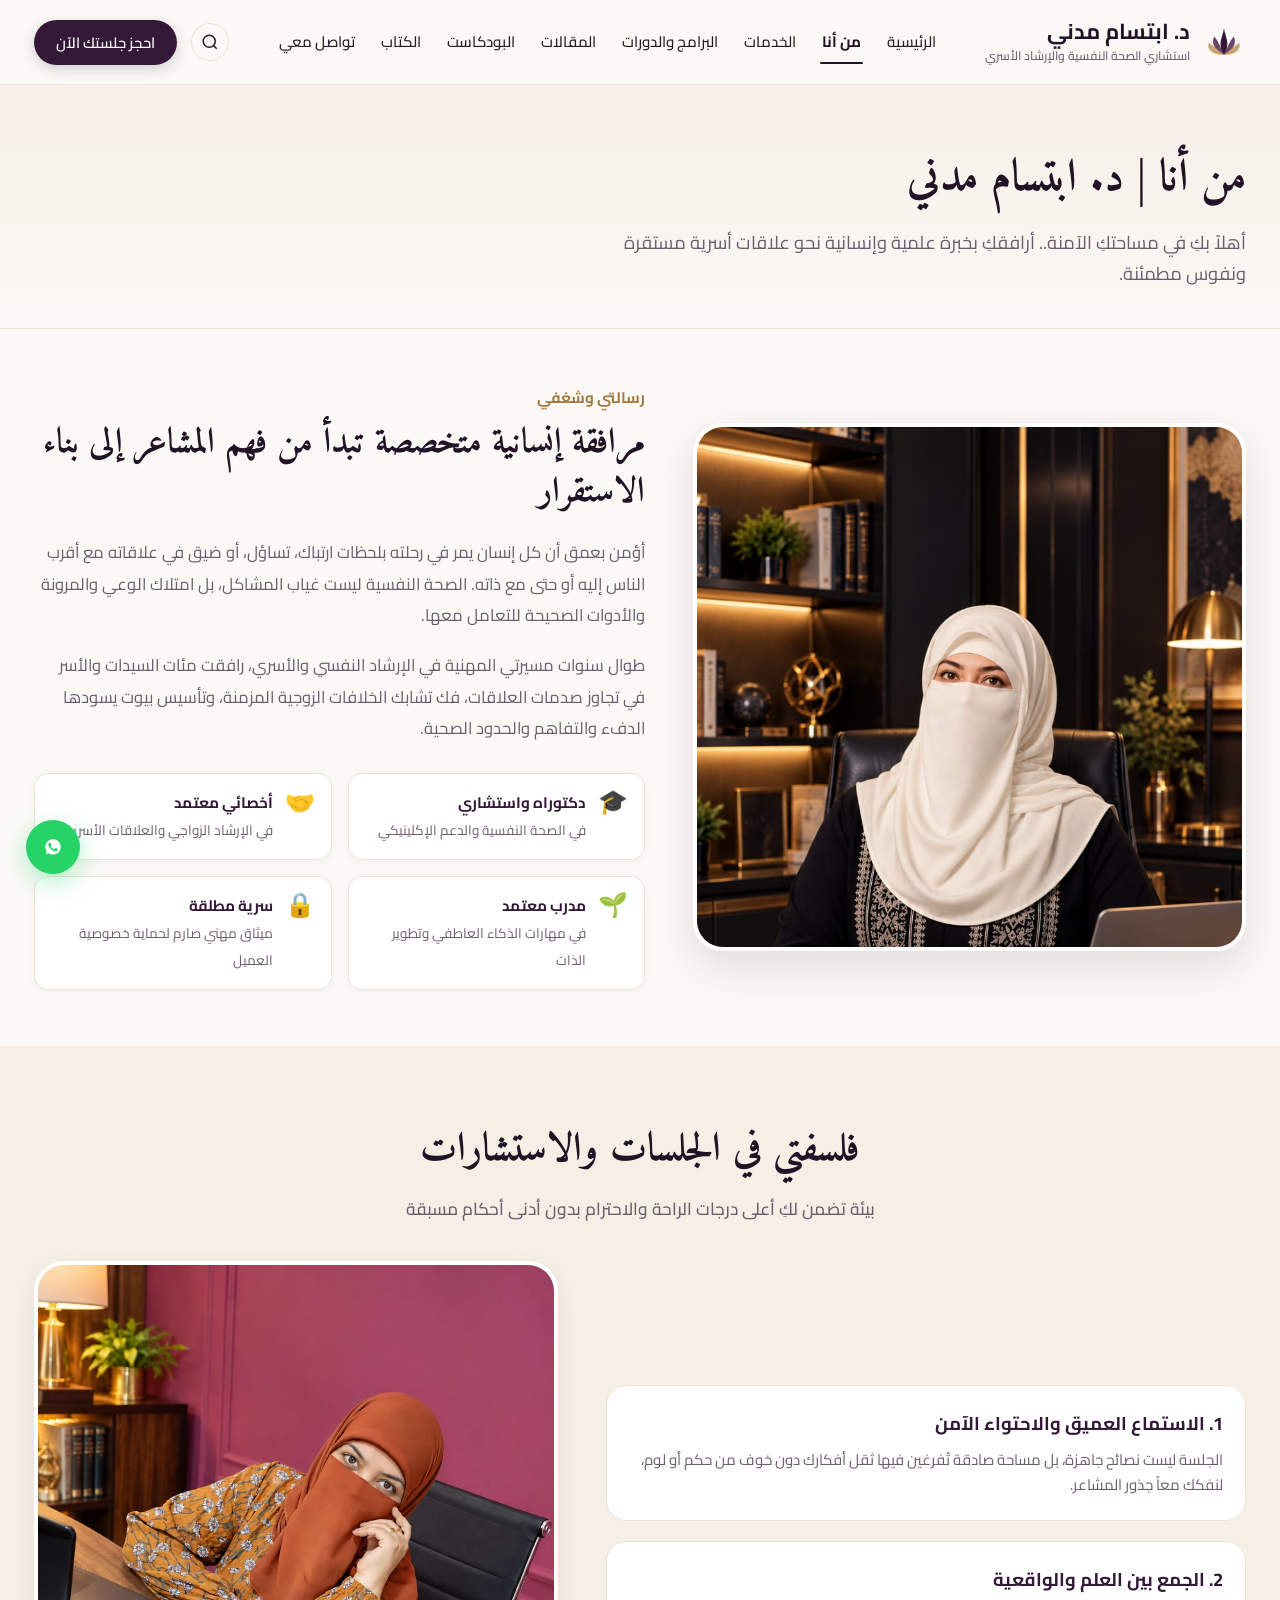
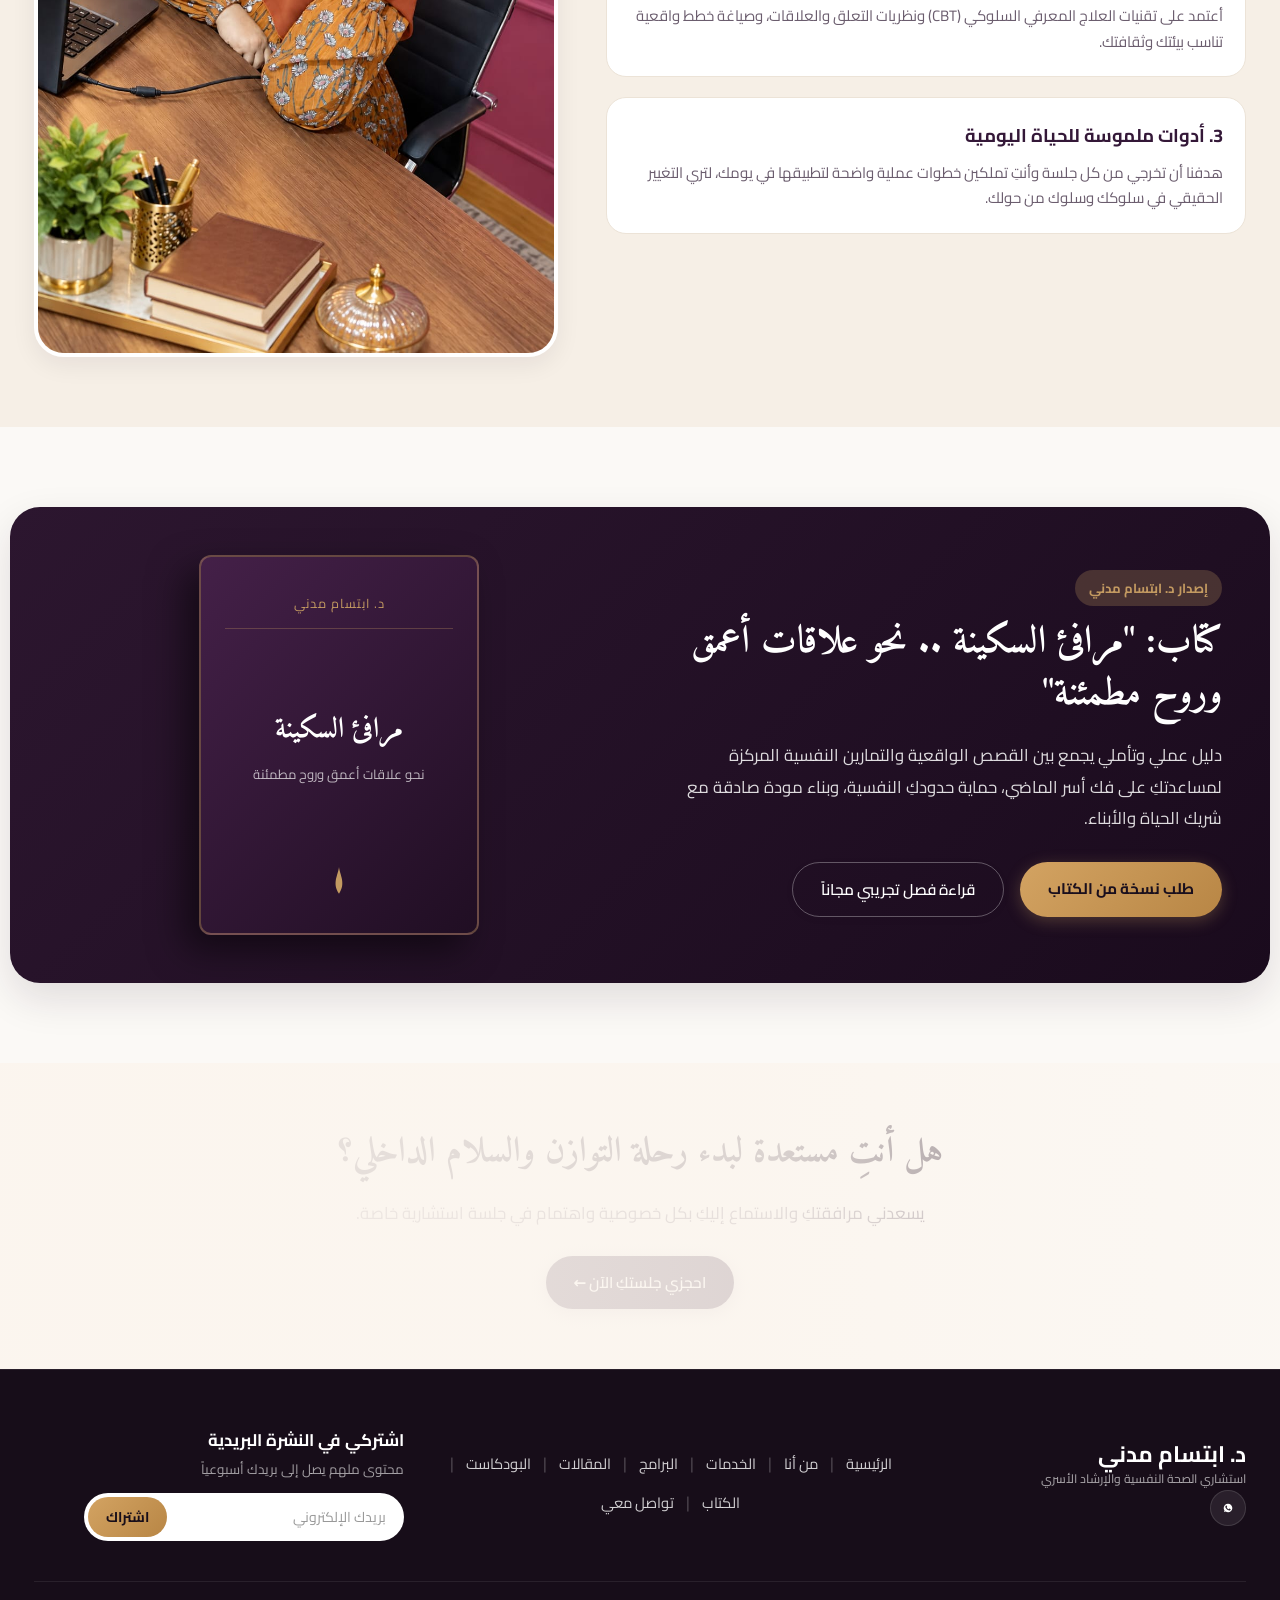
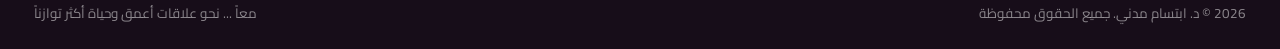
<file: about.html>
<!DOCTYPE html>
<html lang="ar" dir="rtl">
<head>
  <meta charset="UTF-8">
  <meta name="viewport" content="width=device-width, initial-scale=1.0">
  <title>من أنا | د. ابتسام مدني - استشاري الصحة النفسية والإرشاد الأسري</title>
  <meta name="description" content="تعرفي على د. ابتسام مدني، خبراتها الأكاديمية والمهنية ورؤيتها الإنسانية في الإرشاد الأسري والدعم النفسي">
  
  <link rel="preconnect" href="https://fonts.googleapis.com">
  <link rel="preconnect" href="https://fonts.gstatic.com" crossorigin>
  <link href="https://fonts.googleapis.com/css2?family=Alexandria:wght@300;400;500;600;700;800&family=Amiri:ital,wght@0,400;0,700;1,400&family=Cairo:wght@300;400;500;600;700;800&display=swap" rel="stylesheet">
  
  <link rel="stylesheet" href="assets/css/style.css">
  <link rel="icon" type="image/jpeg" href="Logo.jpg">
</head>
<body>

  <!-- Site Header -->
  <header class="site-header">
    <div class="container">
      <div class="nav-wrapper">
        
        <a href="index.html" class="brand-logo">
          <div class="brand-icon-wrapper">
            <svg width="40" height="40" viewBox="0 0 100 100" fill="none">
              <path d="M50 15 C52 35 68 55 50 82 C32 55 48 35 50 15 Z" fill="#341838"/>
              <path d="M50 82 C30 75 16 52 26 36 C36 48 42 66 50 82 Z" fill="#4d2454" opacity="0.85"/>
              <path d="M50 82 C70 75 84 52 74 36 C64 48 58 66 50 82 Z" fill="#4d2454" opacity="0.85"/>
              <path d="M50 82 C22 84 6 68 12 52 C24 60 38 72 50 82 Z" fill="#c39a61" opacity="0.9"/>
              <path d="M50 82 C78 84 94 68 88 52 C76 60 62 72 50 82 Z" fill="#c39a61" opacity="0.9"/>
            </svg>
          </div>
          <div class="brand-text">
            <span class="brand-name">د. ابتسام مدني</span>
            <span class="brand-title">استشاري الصحة النفسية والإرشاد الأسري</span>
          </div>
        </a>

        <ul class="nav-menu">
          <li><a href="index.html" class="nav-link">الرئيسية</a></li>
          <li><a href="about.html" class="nav-link active">من أنا</a></li>
          <li><a href="services.html" class="nav-link">الخدمات</a></li>
          <li><a href="services.html#courses" class="nav-link">البرامج والدورات</a></li>
          <li><a href="index.html#articles-section" class="nav-link">المقالات</a></li>
          <li><a href="index.html#podcast-section" class="nav-link">البودكاست</a></li>
          <li><a href="#book" class="nav-link">الكتاب</a></li>
          <li><a href="services.html#contact" class="nav-link">تواصل معي</a></li>
        </ul>

        <div class="header-actions">
          <button class="btn-search" title="بحث في الموقع" aria-label="بحث">
            <svg width="18" height="18" viewBox="0 0 24 24" fill="none" stroke="currentColor" stroke-width="2">
              <circle cx="11" cy="11" r="8"></circle>
              <line x1="21" y1="21" x2="16.65" y2="16.65"></line>
            </svg>
          </button>
          
          <button class="btn-book-nav trigger-booking" data-service="جلسة استشارية أولى">
            احجز جلستك الآن
          </button>

          <button class="menu-toggle" aria-label="القائمة">
            <svg width="24" height="24" viewBox="0 0 24 24" fill="none" stroke="currentColor" stroke-width="2">
              <line x1="3" y1="12" x2="21" y2="12"></line>
              <line x1="3" y1="6" x2="21" y2="6"></line>
              <line x1="3" y1="18" x2="21" y2="18"></line>
            </svg>
          </button>
        </div>

      </div>
    </div>
  </header>

  <!-- Page Hero Header -->
  <section class="page-hero">
    <div class="container">
      <h1 class="page-hero-title">من أنا | د. ابتسام مدني</h1>
      <p class="page-hero-subtitle">
        أهلاً بكِ في مساحتكِ الآمنة.. أرافقكِ بخبرة علمية وإنسانية نحو علاقات أسرية مستقرة ونفوس مطمئنة.
      </p>
    </div>
  </section>

  <!-- Biography Section -->
  <section class="container">
    <div class="about-intro-grid">
      
      <!-- Doctor Photo -->
      <div class="about-photo-card">
        <img src="Dr.Ebtesam.jpg" alt="د. ابتسام مدني في مكتب الاستشارات">
      </div>

      <!-- Bio Content -->
      <div class="about-bio-text">
        <span style="color: var(--accent-gold-dark); font-weight: 700; font-size: 0.95rem; display: block; margin-bottom: 8px;">رسالتي وشغفي</span>
        <h2 style="font-family: var(--font-heading); font-size: 2.2rem; color: var(--primary-dark); margin-bottom: 20px;">
          مرافقة إنسانية متخصصة تبدأ من فهم المشاعر إلى بناء الاستقرار
        </h2>
        
        <p>
          أؤمن بعمق أن كل إنسان يمر في رحلته بلحظات ارتباك، تساؤل، أو ضيق في علاقاته مع أقرب الناس إليه أو حتى مع ذاته. الصحة النفسية ليست غياب المشاكل، بل امتلاك الوعي والمرونة والأدوات الصحيحة للتعامل معها.
        </p>
        
        <p>
          طوال سنوات مسيرتي المهنية في الإرشاد النفسي والأسري، رافقت مئات السيدات والأسر في تجاوز صدمات العلاقات، فك تشابك الخلافات الزوجية المزمنة، وتأسيس بيوت يسودها الدفء والتفاهم والحدود الصحية.
        </p>

        <!-- Credentials Grid -->
        <div class="credentials-list">
          
          <div class="credential-item">
            <div class="credential-icon">🎓</div>
            <div>
              <strong style="display: block; font-size: 0.95rem; color: var(--primary);">دكتوراه واستشاري</strong>
              <span style="font-size: 0.85rem; color: var(--text-muted);">في الصحة النفسية والدعم الإكلينيكي</span>
            </div>
          </div>

          <div class="credential-item">
            <div class="credential-icon">🤝</div>
            <div>
              <strong style="display: block; font-size: 0.95rem; color: var(--primary);">أخصائي معتمد</strong>
              <span style="font-size: 0.85rem; color: var(--text-muted);">في الإرشاد الزواجي والعلاقات الأسرية</span>
            </div>
          </div>

          <div class="credential-item">
            <div class="credential-icon">🌱</div>
            <div>
              <strong style="display: block; font-size: 0.95rem; color: var(--primary);">مدرب معتمد</strong>
              <span style="font-size: 0.85rem; color: var(--text-muted);">في مهارات الذكاء العاطفي وتطوير الذات</span>
            </div>
          </div>

          <div class="credential-item">
            <div class="credential-icon">🔒</div>
            <div>
              <strong style="display: block; font-size: 0.95rem; color: var(--primary);">سرية مطلقة</strong>
              <span style="font-size: 0.85rem; color: var(--text-muted);">ميثاق مهني صارم لحماية خصوصية العميل</span>
            </div>
          </div>

        </div>

      </div>

    </div>
  </section>

  <!-- Clinical Office & Moments -->
  <section style="background-color: var(--bg-secondary); padding: 70px 0;">
    <div class="container">
      
      <div class="section-header">
        <h2 class="section-title">فلسفتي في الجلسات والاستشارات</h2>
        <p class="section-subtitle">بيئة تضمن لكِ أعلى درجات الراحة والاحترام بدون أدنى أحكام مسبقة</p>
      </div>

      <div style="display: grid; grid-template-columns: 1.1fr 0.9fr; gap: 48px; align-items: center;">
        
        <div>
          <div style="display: flex; flex-direction: column; gap: 20px;">
            
            <div style="background: #ffffff; padding: 22px; border-radius: var(--radius-lg); border: 1px solid var(--border-light);">
              <h3 style="font-size: 1.15rem; color: var(--primary); margin-bottom: 8px;">1. الاستماع العميق والاحتواء الآمن</h3>
              <p style="font-size: 0.94rem; color: var(--text-muted); line-height: 1.7;">
                الجلسة ليست نصائح جاهزة، بل مساحة صادقة تُفرغين فيها ثقل أفكارك دون خوف من حكم أو لوم، لنفكك معاً جذور المشاعر.
              </p>
            </div>

            <div style="background: #ffffff; padding: 22px; border-radius: var(--radius-lg); border: 1px solid var(--border-light);">
              <h3 style="font-size: 1.15rem; color: var(--primary); margin-bottom: 8px;">2. الجمع بين العلم والواقعية</h3>
              <p style="font-size: 0.94rem; color: var(--text-muted); line-height: 1.7;">
                أعتمد على تقنيات العلاج المعرفي السلوكي (CBT) ونظريات التعلق والعلاقات، وصياغة خطط واقعية تناسب بيئتك وثقافتك.
              </p>
            </div>

            <div style="background: #ffffff; padding: 22px; border-radius: var(--radius-lg); border: 1px solid var(--border-light);">
              <h3 style="font-size: 1.15rem; color: var(--primary); margin-bottom: 8px;">3. أدوات ملموسة للحياة اليومية</h3>
              <p style="font-size: 0.94rem; color: var(--text-muted); line-height: 1.7;">
                هدفنا أن تخرجي من كل جلسة وأنتِ تملكين خطوات عملية واضحة لتطبيقها في يومك، لتري التغيير الحقيقي في سلوكك وسلوك من حولك.
              </p>
            </div>

          </div>
        </div>

        <div style="position: relative; border-radius: var(--radius-xl); overflow: hidden; box-shadow: var(--shadow-md); border: 4px solid #ffffff;">
          <img src="IMG-20261019-WA0002.jpg" alt="د. ابتسام مدني أثناء جلسة استشارية">
        </div>

      </div>

    </div>
  </section>

  <!-- The Book Section -->
  <section class="container" id="book" style="padding: 80px 0;">
    <div style="background: linear-gradient(135deg, #2c162f 0%, #1a0b1d 100%); color: #ffffff; border-radius: var(--radius-xl); padding: 48px; display: grid; grid-template-columns: 1fr 1fr; gap: 40px; align-items: center; box-shadow: var(--shadow-lg);">
      
      <div>
        <span style="background: rgba(195, 154, 97, 0.25); color: var(--accent-gold); padding: 6px 14px; border-radius: 9999px; font-size: 0.82rem; font-weight: 700;">إصدار د. ابتسام مدني</span>
        <h2 style="font-family: var(--font-heading); font-size: 2.4rem; line-height: 1.35; margin: 16px 0 20px 0;">
          كتاب: "مرافئ السكينة .. نحو علاقات أعمق وروح مطمئنة"
        </h2>
        <p style="color: rgba(255, 255, 255, 0.85); font-size: 1.05rem; line-height: 1.85; margin-bottom: 28px;">
          دليل عملي وتأملي يجمع بين القصص الواقعية والتمارين النفسية المركزة لمساعدتكِ على فك أسر الماضي، حماية حدودكِ النفسية، وبناء مودة صادقة مع شريك الحياة والأبناء.
        </p>
        <div style="display: flex; gap: 16px; flex-wrap: wrap;">
          <a href="https://wa.me/201000000000?text=%D8%A3%D8%B1%D8%BA%D8%A8%20%D9%81%D9%8A%20%D8%B7%D9%84%D8%A8%20%D9%86%D8%B3%D8%AE%D8%A9%20%D9%85%D9%86%20%D9%83%D8%AA%D8%A7%D8%A8%20%D8%AF.%20%D8%A7%D8%A8%D8%AA%D8%B3%D8%A7%D9%85%20%D9%85%D8%AF%D9%86%D9%8A" target="_blank" class="btn btn-gold">
            طلب نسخة من الكتاب
          </a>
          <button class="btn btn-secondary" style="color: #ffffff; border-color: rgba(255, 255, 255, 0.3); background: transparent;" onclick="alert('سيتم إتاحة الفصل الأول مجاناً قريباً!')">
            قراءة فصل تجريبي مجاناً
          </button>
        </div>
      </div>

      <div style="display: flex; justify-content: center;">
        <div style="width: 280px; height: 380px; background: linear-gradient(135deg, #442048 0%, #200e23 100%); border-radius: 12px; box-shadow: -15px 15px 35px rgba(0,0,0,0.5); border: 2px solid rgba(195, 154, 97, 0.4); display: flex; flex-direction: column; justify-content: space-between; padding: 32px 24px; text-align: center; position: relative;">
          <div style="border-bottom: 1px solid rgba(195, 154, 97, 0.3); padding-bottom: 12px;">
            <span style="font-size: 0.8rem; color: var(--accent-gold); letter-spacing: 1px;">د. ابتسام مدني</span>
          </div>
          <div>
            <h3 style="font-family: var(--font-heading); font-size: 1.8rem; color: #ffffff; margin-bottom: 8px;">مرافئ السكينة</h3>
            <p style="font-size: 0.82rem; color: rgba(255, 255, 255, 0.7);">نحو علاقات أعمق وروح مطمئنة</p>
          </div>
          <div style="display: flex; justify-content: center;">
            <svg width="40" height="40" viewBox="0 0 100 100" fill="none">
              <path d="M50 15 C52 35 68 55 50 82 C32 55 48 35 50 15 Z" fill="#c39a61"/>
            </svg>
          </div>
        </div>
      </div>

    </div>
  </section>

  <!-- CTA Banner -->
  <section class="quote-banner-section" style="padding: 60px 0;">
    <div class="container" style="text-align: center;">
      <h2 style="font-family: var(--font-heading); font-size: 2.2rem; color: var(--primary-dark); margin-bottom: 16px;">
        هل أنتِ مستعدة لبدء رحلة التوازن والسلام الداخلي؟
      </h2>
      <p style="color: var(--text-muted); font-size: 1.05rem; margin-bottom: 28px; max-width: 600px; margin-inline: auto;">
        يسعدني مرافقتكِ والاستماع إليكِ بكل خصوصية واهتمام في جلسة استشارية خاصة.
      </p>
      <button class="btn btn-primary trigger-booking" data-service="جلسة استشارية أولى">
        احجزي جلستكِ الآن ←
      </button>
    </div>
  </section>

  <!-- Footer -->
  <footer class="site-footer">
    <div class="container">
      <div class="footer-top-grid">
        <div class="footer-brand">
          <a href="index.html" class="brand-logo">
            <div class="brand-text">
              <span class="brand-name">د. ابتسام مدني</span>
              <span class="brand-title">استشاري الصحة النفسية والإرشاد الأسري</span>
            </div>
          </a>
          <div class="footer-socials">
            <a href="https://wa.me/201000000000" class="social-icon-btn" aria-label="WhatsApp" target="_blank">
              <svg width="18" height="18" viewBox="0 0 24 24" fill="currentColor"><path d="M12.031 6.172c-3.181 0-5.767 2.586-5.768 5.766-.001 1.298.38 2.27 1.019 3.287l-.582 2.128 2.182-.573c.978.58 1.911.928 3.145.929 3.178 0 5.767-2.587 5.768-5.766.001-3.187-2.575-5.77-5.764-5.771zm3.392 8.244c-.144.405-.837.774-1.17.824-.299.045-.677.063-1.092-.069-.252-.08-.575-.187-.988-.365-1.739-.751-2.874-2.502-2.961-2.617-.087-.116-.708-.94-.708-1.793s.448-1.273.607-1.446c.159-.173.346-.217.462-.217l.332.006c.106.005.249-.04.39.298.144.347.491 1.2.534 1.287.043.087.072.188.014.304-.058.116-.087.188-.173.289l-.26.304c-.087.086-.177.18-.076.354.101.174.449.741.964 1.201.662.591 1.221.774 1.394.86s.275.072.376-.043c.101-.116.433-.506.549-.68.116-.173.231-.145.39-.087s1.011.477 1.184.564.289.13.332.202c.043.073.043.419-.101.824z"/></svg>
            </a>
          </div>
        </div>
        <div class="footer-nav">
          <ul class="footer-links-inline">
            <li><a href="index.html" class="footer-link">الرئيسية</a></li>
            <li><a href="about.html" class="footer-link">من أنا</a></li>
            <li><a href="services.html" class="footer-link">الخدمات</a></li>
            <li><a href="services.html#courses" class="footer-link">البرامج</a></li>
            <li><a href="index.html#articles-section" class="footer-link">المقالات</a></li>
            <li><a href="index.html#podcast-section" class="footer-link">البودكاست</a></li>
            <li><a href="#book" class="footer-link">الكتاب</a></li>
            <li><a href="services.html#contact" class="footer-link">تواصل معي</a></li>
          </ul>
        </div>
        <div class="footer-newsletter">
          <h4 class="newsletter-title">اشتركي في النشرة البريدية</h4>
          <p class="newsletter-subtitle">محتوى ملهم يصل إلى بريدك أسبوعياً</p>
          <form class="newsletter-form">
            <input type="email" class="newsletter-input" placeholder="بريدك الإلكتروني" required>
            <button type="submit" class="btn-newsletter-submit">اشتراك</button>
          </form>
        </div>
      </div>
      <div class="footer-bottom-bar">
        <div>2026 © د. ابتسام مدني. جميع الحقوق محفوظة</div>
        <div>معاً ... نحو علاقات أعمق وحياة أكثر توازناً</div>
      </div>
    </div>
  </footer>

  <!-- Booking Modal Reused -->
  <div class="modal-overlay" id="booking-modal">
    <div class="modal-window">
      <button class="modal-close-btn" onclick="closeModal('booking-modal')">✕</button>
      <h3 class="modal-title">احجزي جلستك الاستشارية</h3>
      <p class="modal-desc">اختاري نوع الجلسة والموعد المناسب، وسيتم التواصل معكِ لتأكيد الحجز فوراً بكل سرية.</p>

      <form id="appointment-form" class="booking-form">
        <div class="form-group">
          <label for="client-name">الاسم الكريم</label>
          <input type="text" id="client-name" class="form-control" placeholder="أدخلي اسمكِ الكريم" required>
        </div>

        <div class="form-group">
          <label for="client-phone">رقم الهاتف / الواتساب</label>
          <input type="tel" id="client-phone" class="form-control" placeholder="مثال: 01012345678" required>
        </div>

        <div class="form-group">
          <label for="session-type">نوع الاستشارة</label>
          <select id="session-type" class="form-control" required>
            <option value="استشارة فردية للصحة النفسية">استشارة فردية للصحة النفسية (أونلاين / عيادة)</option>
            <option value="إرشاد زوجي وعلاقات">إرشاد زوجي وبناء التوافق الأسري</option>
            <option value="استشارة تربوية للأبناء">استشارة تربوية ودعم الوالدين</option>
            <option value="دعم نفسي في مرحلة صعبة">دعم نفسي مكثف في مرحلة صعبة أو انفصال</option>
          </select>
        </div>

        <div class="form-group">
          <label for="preferred-date">الموعد المفضل</label>
          <input type="date" id="preferred-date" class="form-control" required>
        </div>

        <div class="form-group">
          <label for="client-notes">ملاحظات أو نبذة مختصرة</label>
          <textarea id="client-notes" class="form-control" rows="3" placeholder="ملاحظات محاطة بالسرية..."></textarea>
        </div>

        <button type="submit" class="btn btn-primary" style="width: 100%; margin-top: 10px;">
          تأكيد طلب الحجز ومتابعة الموعد ←
        </button>
      </form>
    </div>
  </div>

  <a href="https://wa.me/201000000000?text=%D8%A7%D9%84%D8%B3%D9%84%D8%A7%D9%85%20%D8%B9%D9%84%D9%8A%D9%83%D9%85%20%D8%AF.%20%D8%A7%D8%A8%D8%AA%D8%B3%D8%A7%D9%85" class="floating-whatsapp" target="_blank" title="تواصل واتساب" aria-label="WhatsApp">
    <svg width="32" height="32" viewBox="0 0 24 24" fill="currentColor">
      <path d="M12.031 6.172c-3.181 0-5.767 2.586-5.768 5.766-.001 1.298.38 2.27 1.019 3.287l-.582 2.128 2.182-.573c.978.58 1.911.928 3.145.929 3.178 0 5.767-2.587 5.768-5.766.001-3.187-2.575-5.77-5.764-5.771zm3.392 8.244c-.144.405-.837.774-1.17.824-.299.045-.677.063-1.092-.069-.252-.08-.575-.187-.988-.365-1.739-.751-2.874-2.502-2.961-2.617-.087-.116-.708-.94-.708-1.793s.448-1.273.607-1.446c.159-.173.346-.217.462-.217l.332.006c.106.005.249-.04.39.298.144.347.491 1.2.534 1.287.043.087.072.188.014.304-.058.116-.087.188-.173.289l-.26.304c-.087.086-.177.18-.076.354.101.174.449.741.964 1.201.662.591 1.221.774 1.394.86s.275.072.376-.043c.101-.116.433-.506.549-.68.116-.173.231-.145.39-.087s1.011.477 1.184.564.289.13.332.202c.043.073.043.419-.101.824z"/>
    </svg>
  </a>

  <script src="assets/js/main.js"></script>
</body>
</html>
</file>
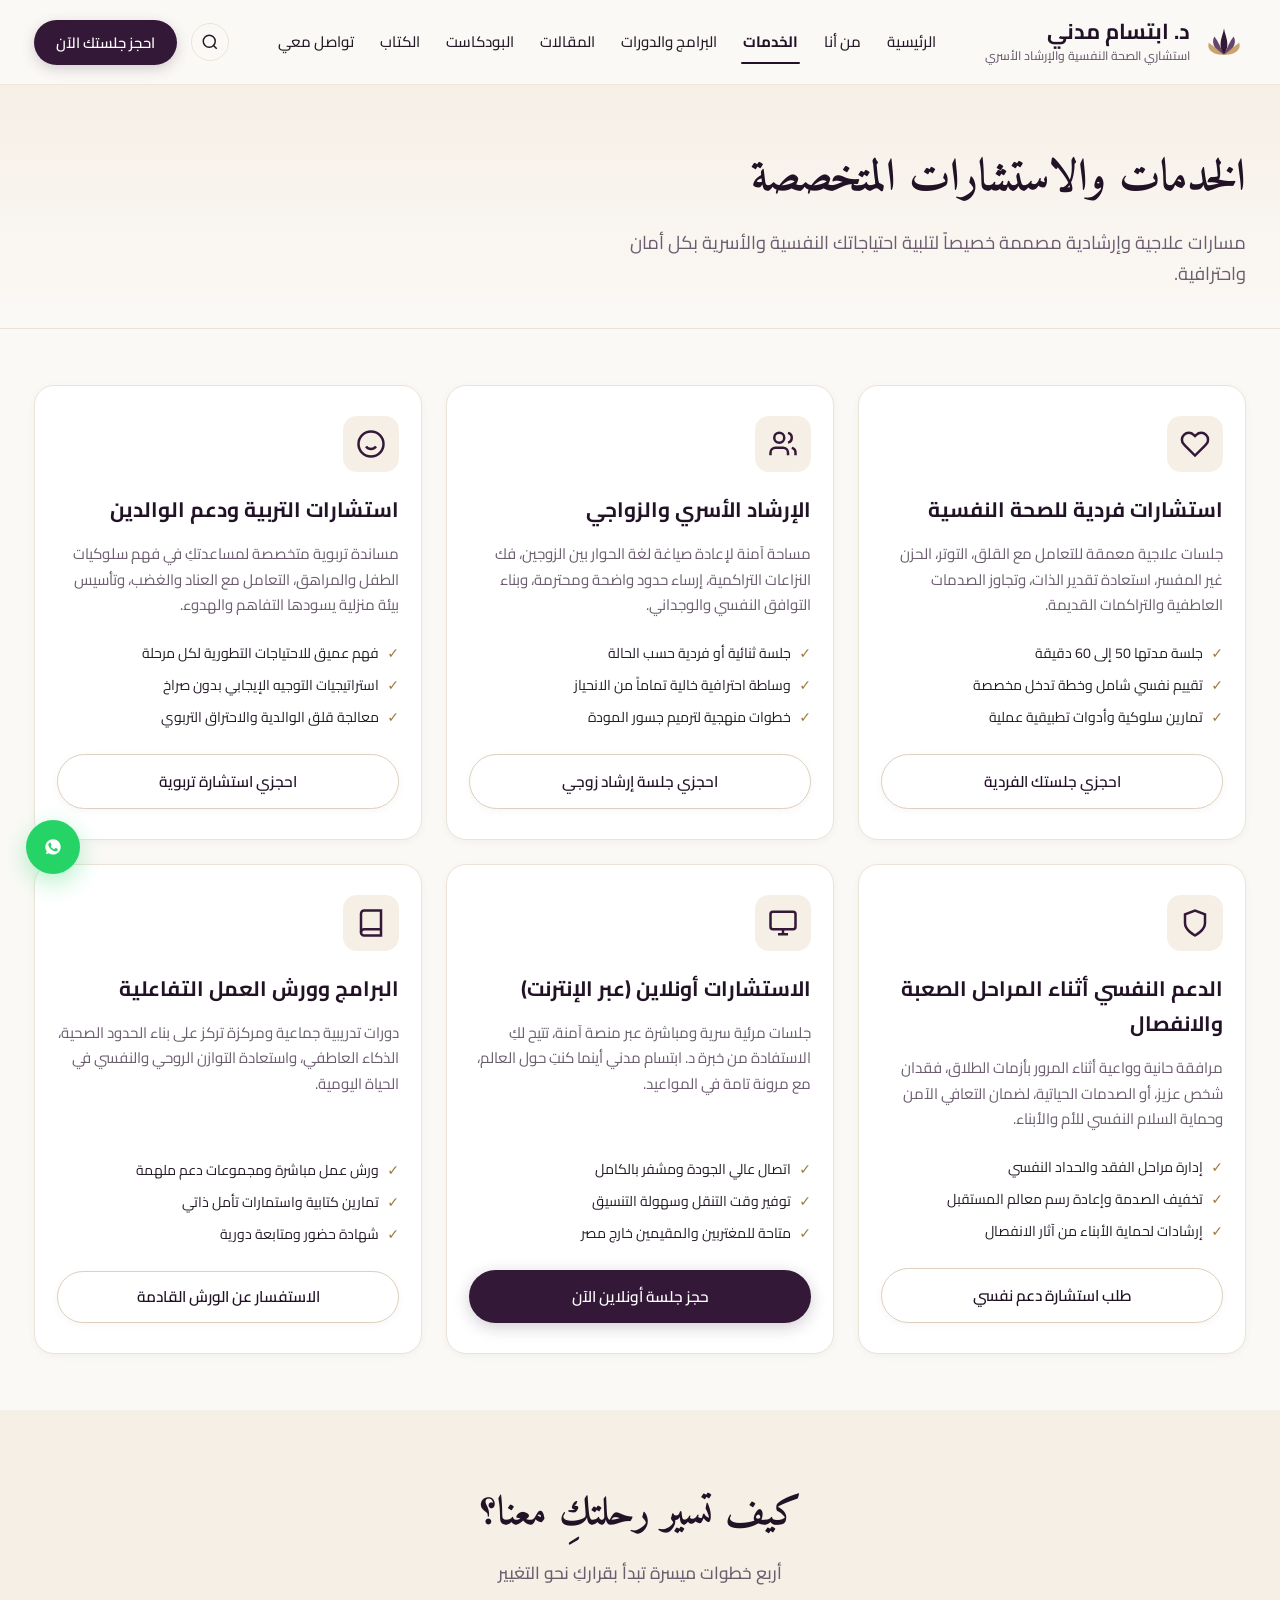
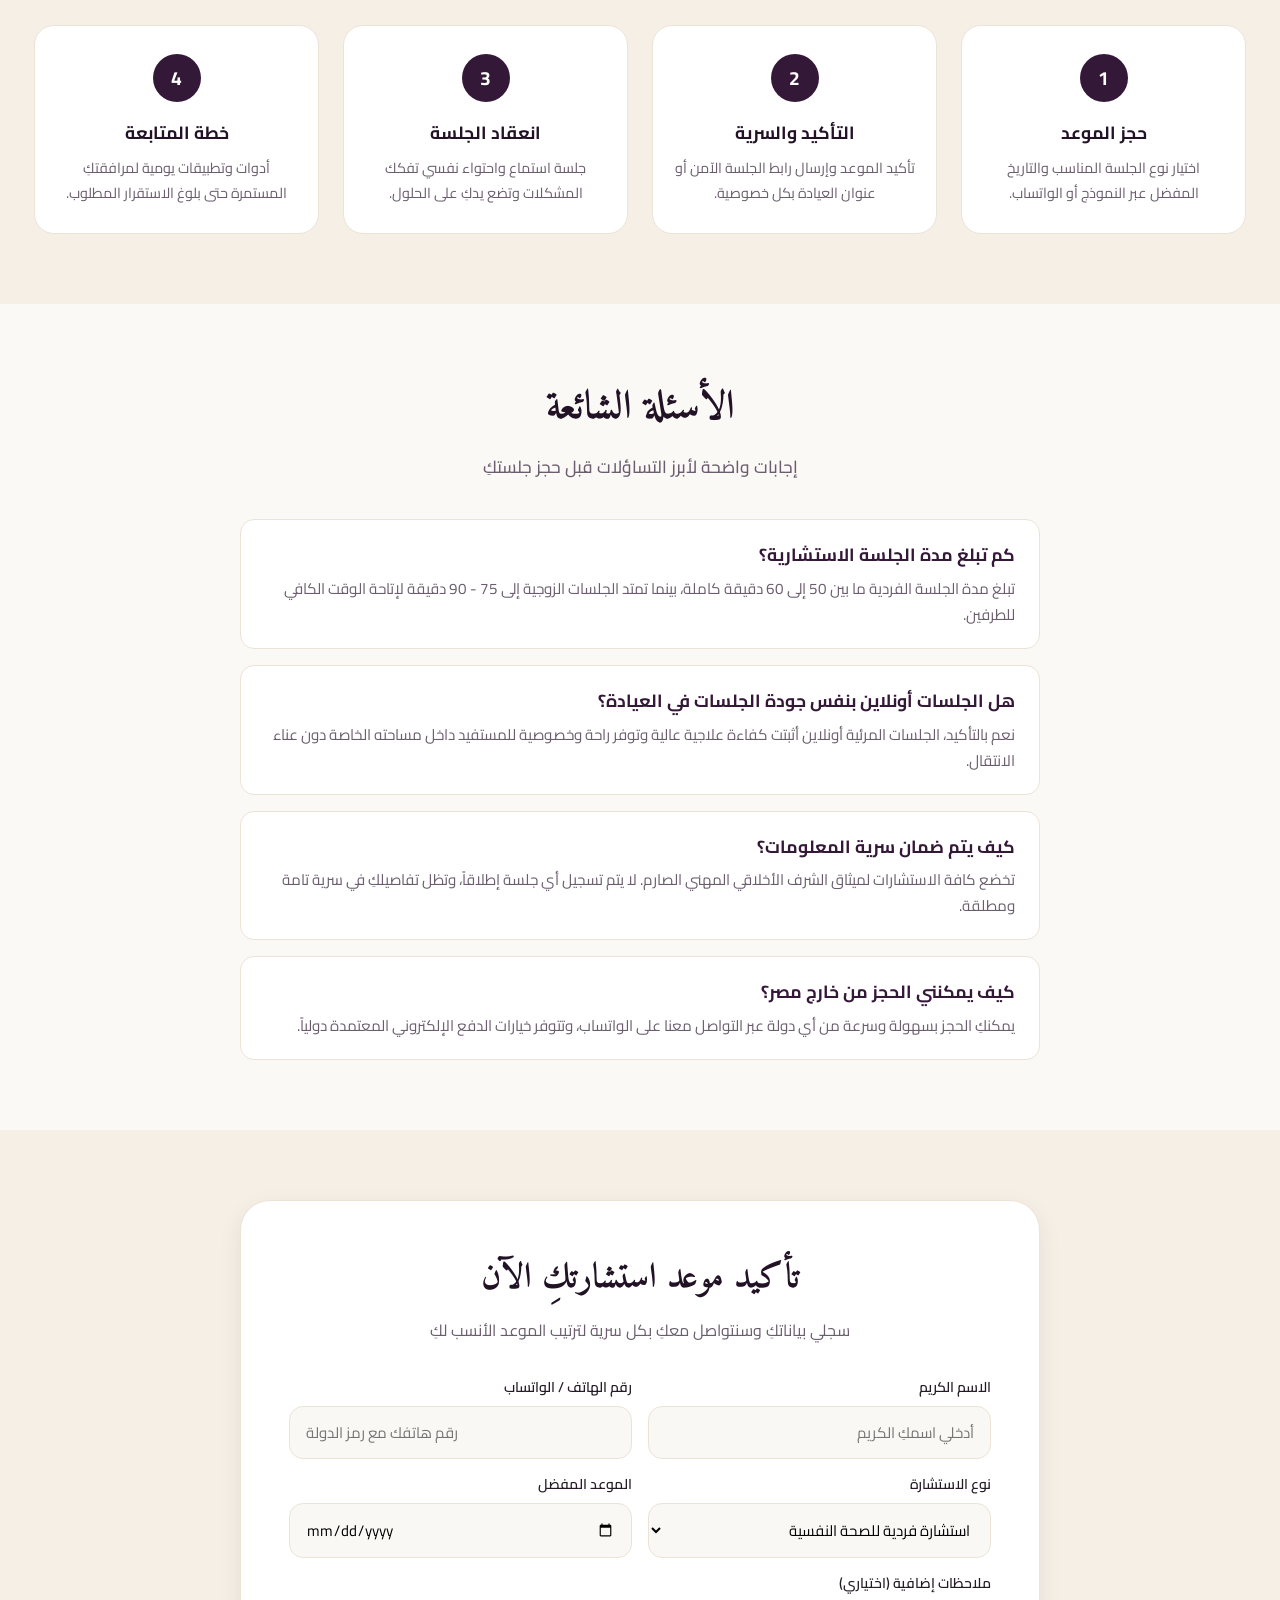
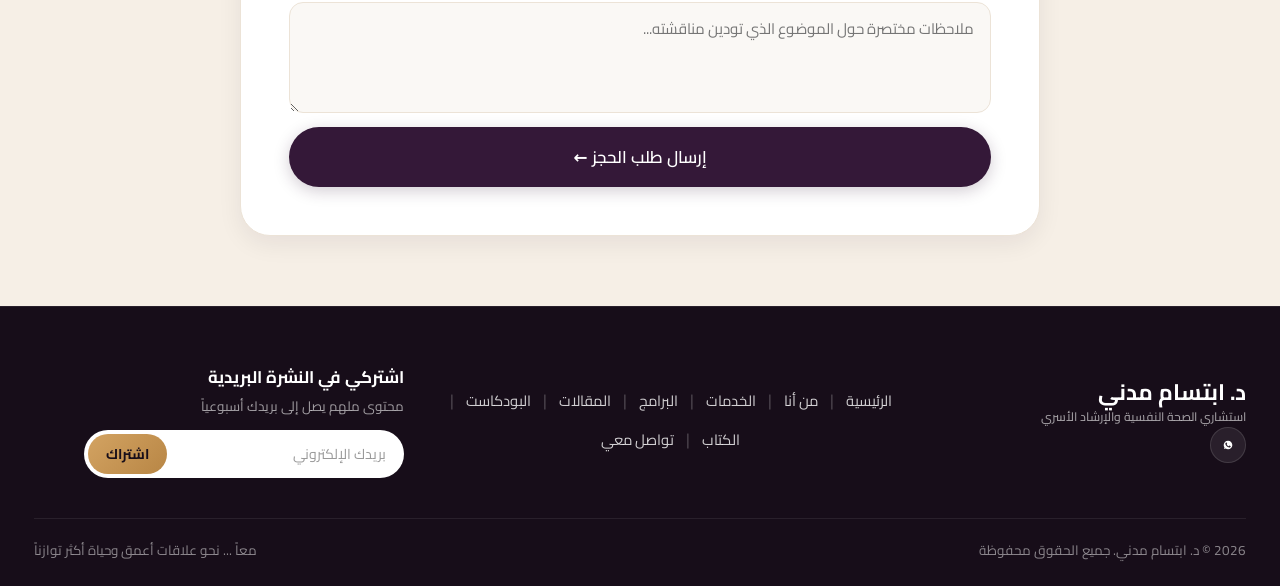
<file: services.html>
<!DOCTYPE html>
<html lang="ar" dir="rtl">
<head>
  <meta charset="UTF-8">
  <meta name="viewport" content="width=device-width, initial-scale=1.0">
  <title>الخدمات والبرامج والاستشارات | د. ابتسام مدني</title>
  <meta name="description" content="خدمات الاستشارات النفسية والأسرية والزوجية وبرامج تطوير الذات مع د. ابتسام مدني - حضورياً وأونلاين">
  
  <link rel="preconnect" href="https://fonts.googleapis.com">
  <link rel="preconnect" href="https://fonts.gstatic.com" crossorigin>
  <link href="https://fonts.googleapis.com/css2?family=Alexandria:wght@300;400;500;600;700;800&family=Amiri:ital,wght@0,400;0,700;1,400&family=Cairo:wght@300;400;500;600;700;800&display=swap" rel="stylesheet">
  
  <link rel="stylesheet" href="assets/css/style.css">
  <link rel="icon" type="image/jpeg" href="Logo.jpg">
</head>
<body>

  <!-- Site Header -->
  <header class="site-header">
    <div class="container">
      <div class="nav-wrapper">
        
        <a href="index.html" class="brand-logo">
          <div class="brand-icon-wrapper">
            <svg width="40" height="40" viewBox="0 0 100 100" fill="none">
              <path d="M50 15 C52 35 68 55 50 82 C32 55 48 35 50 15 Z" fill="#341838"/>
              <path d="M50 82 C30 75 16 52 26 36 C36 48 42 66 50 82 Z" fill="#4d2454" opacity="0.85"/>
              <path d="M50 82 C70 75 84 52 74 36 C64 48 58 66 50 82 Z" fill="#4d2454" opacity="0.85"/>
              <path d="M50 82 C22 84 6 68 12 52 C24 60 38 72 50 82 Z" fill="#c39a61" opacity="0.9"/>
              <path d="M50 82 C78 84 94 68 88 52 C76 60 62 72 50 82 Z" fill="#c39a61" opacity="0.9"/>
            </svg>
          </div>
          <div class="brand-text">
            <span class="brand-name">د. ابتسام مدني</span>
            <span class="brand-title">استشاري الصحة النفسية والإرشاد الأسري</span>
          </div>
        </a>

        <ul class="nav-menu">
          <li><a href="index.html" class="nav-link">الرئيسية</a></li>
          <li><a href="about.html" class="nav-link">من أنا</a></li>
          <li><a href="services.html" class="nav-link active">الخدمات</a></li>
          <li><a href="#courses" class="nav-link">البرامج والدورات</a></li>
          <li><a href="index.html#articles-section" class="nav-link">المقالات</a></li>
          <li><a href="index.html#podcast-section" class="nav-link">البودكاست</a></li>
          <li><a href="about.html#book" class="nav-link">الكتاب</a></li>
          <li><a href="#contact" class="nav-link">تواصل معي</a></li>
        </ul>

        <div class="header-actions">
          <button class="btn-search" title="بحث في الموقع" aria-label="بحث">
            <svg width="18" height="18" viewBox="0 0 24 24" fill="none" stroke="currentColor" stroke-width="2">
              <circle cx="11" cy="11" r="8"></circle>
              <line x1="21" y1="21" x2="16.65" y2="16.65"></line>
            </svg>
          </button>
          
          <button class="btn-book-nav trigger-booking" data-service="جلسة استشارية أولى">
            احجز جلستك الآن
          </button>

          <button class="menu-toggle" aria-label="القائمة">
            <svg width="24" height="24" viewBox="0 0 24 24" fill="none" stroke="currentColor" stroke-width="2">
              <line x1="3" y1="12" x2="21" y2="12"></line>
              <line x1="3" y1="6" x2="21" y2="6"></line>
              <line x1="3" y1="18" x2="21" y2="18"></line>
            </svg>
          </button>
        </div>

      </div>
    </div>
  </header>

  <!-- Page Hero -->
  <section class="page-hero">
    <div class="container">
      <h1 class="page-hero-title">الخدمات والاستشارات المتخصصة</h1>
      <p class="page-hero-subtitle">
        مسارات علاجية وإرشادية مصممة خصيصاً لتلبية احتياجاتك النفسية والأسرية بكل أمان واحترافية.
      </p>
    </div>
  </section>

  <!-- Services Catalog Grid -->
  <section class="container">
    <div class="services-catalog-grid">
      
      <!-- Service 1 -->
      <div class="service-box">
        <div class="service-box-icon">
          <svg width="30" height="30" viewBox="0 0 24 24" fill="none" stroke="currentColor" stroke-width="2">
            <path d="M20.84 4.61a5.5 5.5 0 0 0-7.78 0L12 5.67l-1.06-1.06a5.5 5.5 0 0 0-7.78 7.78l1.06 1.06L12 21.23l7.78-7.78 1.06-1.06a5.5 5.5 0 0 0 0-7.78z"></path>
          </svg>
        </div>
        <h3>استشارات فردية للصحة النفسية</h3>
        <p>جلسات علاجية معمقة للتعامل مع القلق، التوتر، الحزن غير المفسر، استعادة تقدير الذات، وتجاوز الصدمات العاطفية والتراكمات القديمة.</p>
        <ul class="service-box-features">
          <li>جلسة مدتها 50 إلى 60 دقيقة</li>
          <li>تقييم نفسي شامل وخطة تدخل مخصصة</li>
          <li>تمارين سلوكية وأدوات تطبيقية عملية</li>
        </ul>
        <button class="btn btn-secondary trigger-booking" data-service="استشارة فردية للصحة النفسية" style="width: 100%;">
          احجزي جلستك الفردية
        </button>
      </div>

      <!-- Service 2 -->
      <div class="service-box">
        <div class="service-box-icon">
          <svg width="30" height="30" viewBox="0 0 24 24" fill="none" stroke="currentColor" stroke-width="2">
            <path d="M16 21v-2a4 4 0 0 0-4-4H6a4 4 0 0 0-4 4v2"></path>
            <circle cx="9" cy="7" r="4"></circle>
            <path d="M22 21v-2a4 4 0 0 0-3-3.87"></path>
            <path d="M16 3.13a4 4 0 0 1 0 7.75"></path>
          </svg>
        </div>
        <h3>الإرشاد الأسري والزواجي</h3>
        <p>مساحة آمنة لإعادة صياغة لغة الحوار بين الزوجين، فك النزاعات التراكمية، إرساء حدود واضحة ومحترمة، وبناء التوافق النفسي والوجداني.</p>
        <ul class="service-box-features">
          <li>جلسة ثنائية أو فردية حسب الحالة</li>
          <li>وساطة احترافية خالية تماماً من الانحياز</li>
          <li>خطوات منهجية لترميم جسور المودة</li>
        </ul>
        <button class="btn btn-secondary trigger-booking" data-service="إرشاد زواجي وعلاقات" style="width: 100%;">
          احجزي جلسة إرشاد زوجي
        </button>
      </div>

      <!-- Service 3 -->
      <div class="service-box">
        <div class="service-box-icon">
          <svg width="30" height="30" viewBox="0 0 24 24" fill="none" stroke="currentColor" stroke-width="2">
            <circle cx="12" cy="12" r="10"></circle>
            <path d="M8 14s1.5 2 4 2 4-2 4-2"></path>
            <line x1="9" y1="9" x2="9.01" y2="9"></line>
            <line x1="15" y1="9" x2="15.01" y2="9"></line>
          </svg>
        </div>
        <h3>استشارات التربية ودعم الوالدين</h3>
        <p>مساندة تربوية متخصصة لمساعدتكِ في فهم سلوكيات الطفل والمراهق، التعامل مع العناد والغضب، وتأسيس بيئة منزلية يسودها التفاهم والهدوء.</p>
        <ul class="service-box-features">
          <li>فهم عميق للاحتياجات التطورية لكل مرحلة</li>
          <li>استراتيجيات التوجيه الإيجابي بدون صراخ</li>
          <li>معالجة قلق الوالدية والاحتراق التربوي</li>
        </ul>
        <button class="btn btn-secondary trigger-booking" data-service="استشارة تربوية للأبناء" style="width: 100%;">
          احجزي استشارة تربوية
        </button>
      </div>

      <!-- Service 4 -->
      <div class="service-box">
        <div class="service-box-icon">
          <svg width="30" height="30" viewBox="0 0 24 24" fill="none" stroke="currentColor" stroke-width="2">
            <path d="M12 22s8-4 8-10V5l-8-3-8 3v7c0 6 8 10 8 10z"></path>
          </svg>
        </div>
        <h3>الدعم النفسي أثناء المراحل الصعبة والانفصال</h3>
        <p>مرافقة حانية وواعية أثناء المرور بأزمات الطلاق، فقدان شخص عزيز، أو الصدمات الحياتية، لضمان التعافي الآمن وحماية السلام النفسي للأم والأبناء.</p>
        <ul class="service-box-features">
          <li>إدارة مراحل الفقد والحداد النفسي</li>
          <li>تخفيف الصدمة وإعادة رسم معالم المستقبل</li>
          <li>إرشادات لحماية الأبناء من آثار الانفصال</li>
        </ul>
        <button class="btn btn-secondary trigger-booking" data-service="دعم نفسي في مرحلة صعبة" style="width: 100%;">
          طلب استشارة دعم نفسي
        </button>
      </div>

      <!-- Service 5 -->
      <div class="service-box">
        <div class="service-box-icon">
          <svg width="30" height="30" viewBox="0 0 24 24" fill="none" stroke="currentColor" stroke-width="2">
            <rect x="2" y="3" width="20" height="14" rx="2" ry="2"></rect>
            <line x1="8" y1="21" x2="16" y2="21"></line>
            <line x1="12" y1="17" x2="12" y2="21"></line>
          </svg>
        </div>
        <h3>الاستشارات أونلاين (عبر الإنترنت)</h3>
        <p>جلسات مرئية سرية ومباشرة عبر منصة آمنة، تتيح لكِ الاستفادة من خبرة د. ابتسام مدني أينما كنتِ حول العالم، مع مرونة تامة في المواعيد.</p>
        <ul class="service-box-features">
          <li>اتصال عالي الجودة ومشفر بالكامل</li>
          <li>توفير وقت التنقل وسهولة التنسيق</li>
          <li>متاحة للمغتربين والمقيمين خارج مصر</li>
        </ul>
        <button class="btn btn-primary trigger-booking" data-service="استشارة أونلاين (Zoom/Meet)" style="width: 100%;">
          حجز جلسة أونلاين الآن
        </button>
      </div>

      <!-- Service 6 -->
      <div class="service-box" id="courses">
        <div class="service-box-icon">
          <svg width="30" height="30" viewBox="0 0 24 24" fill="none" stroke="currentColor" stroke-width="2">
            <path d="M4 19.5A2.5 2.5 0 0 1 6.5 17H20"></path>
            <path d="M6.5 2H20v20H6.5A2.5 2.5 0 0 1 4 19.5v-15A2.5 2.5 0 0 1 6.5 2z"></path>
          </svg>
        </div>
        <h3>البرامج وورش العمل التفاعلية</h3>
        <p>دورات تدريبية جماعية ومركزة تركز على بناء الحدود الصحية، الذكاء العاطفي، واستعادة التوازن الروحي والنفسي في الحياة اليومية.</p>
        <ul class="service-box-features">
          <li>ورش عمل مباشرة ومجموعات دعم ملهمة</li>
          <li>تمارين كتابية واستمارات تأمل ذاتي</li>
          <li>شهادة حضور ومتابعة دورية</li>
        </ul>
        <a href="https://wa.me/201000000000?text=%D8%A3%D9%88%D8%AF%20%D8%A7%D9%84%D8%A7%D8%B3%D8%AA%D9%81%D8%B3%D8%A7%D8%B1%20%D8%B9%D9%86%20%D9%85%D9%88%D8%A7%D8%B9%D9%8A%D8%AF%20%D8%A7%D9%84%D8%A8%D8%B1%D8%A7%D9%85%D8%AC%20%D9%88%D8%A7%D9%84%D9%88%D8%B1%D8%B4%20%D8%A7%D9%84%D9%82%D8%A7%D8%AF%D9%85%D8%A9" target="_blank" class="btn btn-secondary" style="width: 100%;">
          الاستفسار عن الورش القادمة
        </a>
      </div>

    </div>
  </section>

  <!-- Process Steps Section -->
  <section style="background-color: var(--bg-secondary); padding: 70px 0;">
    <div class="container">
      <div class="section-header">
        <h2 class="section-title">كيف تسير رحلتكِ معنا؟</h2>
        <p class="section-subtitle">أربع خطوات ميسرة تبدأ بقراركِ نحو التغيير</p>
      </div>

      <div style="display: grid; grid-template-columns: repeat(4, 1fr); gap: 24px; text-align: center;">
        
        <div style="background: #ffffff; padding: 28px 20px; border-radius: var(--radius-lg); border: 1px solid var(--border-light);">
          <div style="width: 48px; height: 48px; border-radius: 50%; background: var(--primary); color: #fff; display: flex; align-items: center; justify-content: center; font-size: 1.2rem; font-weight: 700; margin: 0 auto 16px auto;">1</div>
          <h4 style="font-size: 1.1rem; color: var(--primary-dark); margin-bottom: 8px;">حجز الموعد</h4>
          <p style="font-size: 0.9rem; color: var(--text-muted);">اختيار نوع الجلسة المناسب والتاريخ المفضل عبر النموذج أو الواتساب.</p>
        </div>

        <div style="background: #ffffff; padding: 28px 20px; border-radius: var(--radius-lg); border: 1px solid var(--border-light);">
          <div style="width: 48px; height: 48px; border-radius: 50%; background: var(--primary); color: #fff; display: flex; align-items: center; justify-content: center; font-size: 1.2rem; font-weight: 700; margin: 0 auto 16px auto;">2</div>
          <h4 style="font-size: 1.1rem; color: var(--primary-dark); margin-bottom: 8px;">التأكيد والسرية</h4>
          <p style="font-size: 0.9rem; color: var(--text-muted);">تأكيد الموعد وإرسال رابط الجلسة الآمن أو عنوان العيادة بكل خصوصية.</p>
        </div>

        <div style="background: #ffffff; padding: 28px 20px; border-radius: var(--radius-lg); border: 1px solid var(--border-light);">
          <div style="width: 48px; height: 48px; border-radius: 50%; background: var(--primary); color: #fff; display: flex; align-items: center; justify-content: center; font-size: 1.2rem; font-weight: 700; margin: 0 auto 16px auto;">3</div>
          <h4 style="font-size: 1.1rem; color: var(--primary-dark); margin-bottom: 8px;">انعقاد الجلسة</h4>
          <p style="font-size: 0.9rem; color: var(--text-muted);">جلسة استماع واحتواء نفسي تفكك المشكلات وتضع يدكِ على الحلول.</p>
        </div>

        <div style="background: #ffffff; padding: 28px 20px; border-radius: var(--radius-lg); border: 1px solid var(--border-light);">
          <div style="width: 48px; height: 48px; border-radius: 50%; background: var(--primary); color: #fff; display: flex; align-items: center; justify-content: center; font-size: 1.2rem; font-weight: 700; margin: 0 auto 16px auto;">4</div>
          <h4 style="font-size: 1.1rem; color: var(--primary-dark); margin-bottom: 8px;">خطة المتابعة</h4>
          <p style="font-size: 0.9rem; color: var(--text-muted);">أدوات وتطبيقات يومية لمرافقتكِ المستمرة حتى بلوغ الاستقرار المطلوب.</p>
        </div>

      </div>
    </div>
  </section>

  <!-- FAQ Section -->
  <section class="container" style="padding: 70px 0;">
    <div class="section-header">
      <h2 class="section-title">الأسئلة الشائعة</h2>
      <p class="section-subtitle">إجابات واضحة لأبرز التساؤلات قبل حجز جلستكِ</p>
    </div>

    <div style="max-width: 800px; margin: 0 auto; display: flex; flex-direction: column; gap: 16px;">
      
      <div style="background: #ffffff; border: 1px solid var(--border-light); border-radius: var(--radius-md); padding: 20px 24px;">
        <h4 style="font-size: 1.1rem; color: var(--primary); margin-bottom: 6px;">كم تبلغ مدة الجلسة الاستشارية؟</h4>
        <p style="font-size: 0.95rem; color: var(--text-muted); line-height: 1.7;">
          تبلغ مدة الجلسة الفردية ما بين 50 إلى 60 دقيقة كاملة، بينما تمتد الجلسات الزوجية إلى 75 - 90 دقيقة لإتاحة الوقت الكافي للطرفين.
        </p>
      </div>

      <div style="background: #ffffff; border: 1px solid var(--border-light); border-radius: var(--radius-md); padding: 20px 24px;">
        <h4 style="font-size: 1.1rem; color: var(--primary); margin-bottom: 6px;">هل الجلسات أونلاين بنفس جودة الجلسات في العيادة؟</h4>
        <p style="font-size: 0.95rem; color: var(--text-muted); line-height: 1.7;">
          نعم بالتأكيد، الجلسات المرئية أونلاين أثبتت كفاءة علاجية عالية وتوفر راحة وخصوصية للمستفيد داخل مساحته الخاصة دون عناء الانتقال.
        </p>
      </div>

      <div style="background: #ffffff; border: 1px solid var(--border-light); border-radius: var(--radius-md); padding: 20px 24px;">
        <h4 style="font-size: 1.1rem; color: var(--primary); margin-bottom: 6px;">كيف يتم ضمان سرية المعلومات؟</h4>
        <p style="font-size: 0.95rem; color: var(--text-muted); line-height: 1.7;">
          تخضع كافة الاستشارات لميثاق الشرف الأخلاقي المهني الصارم. لا يتم تسجيل أي جلسة إطلاقاً، وتظل تفاصيلكِ في سرية تامة ومطلقة.
        </p>
      </div>

      <div style="background: #ffffff; border: 1px solid var(--border-light); border-radius: var(--radius-md); padding: 20px 24px;">
        <h4 style="font-size: 1.1rem; color: var(--primary); margin-bottom: 6px;">كيف يمكنني الحجز من خارج مصر؟</h4>
        <p style="font-size: 0.95rem; color: var(--text-muted); line-height: 1.7;">
          يمكنكِ الحجز بسهولة وسرعة من أي دولة عبر التواصل معنا على الواتساب، وتتوفر خيارات الدفع الإلكتروني المعتمدة دولياً.
        </p>
      </div>

    </div>
  </section>

  <!-- Contact & Booking Section -->
  <section id="contact" style="background-color: var(--bg-secondary); padding: 70px 0;">
    <div class="container">
      <div style="background: #ffffff; border-radius: var(--radius-xl); padding: 48px; border: 1px solid var(--border-light); box-shadow: var(--shadow-md); max-width: 800px; margin: 0 auto;">
        
        <div style="text-align: center; margin-bottom: 32px;">
          <h2 style="font-family: var(--font-heading); font-size: 2.2rem; color: var(--primary-dark); margin-bottom: 8px;">تأكيد موعد استشارتكِ الآن</h2>
          <p style="color: var(--text-muted); font-size: 1rem;">سجلي بياناتكِ وسنتواصل معكِ بكل سرية لترتيب الموعد الأنسب لكِ</p>
        </div>

        <form id="appointment-form-direct" class="booking-form" onsubmit="event.preventDefault(); alert('تم استلام طلبكِ بنجاح! سيتم التواصل معكِ خلال ساعات قليلة.');">
          <div style="display: grid; grid-template-columns: 1fr 1fr; gap: 16px;">
            <div class="form-group">
              <label>الاسم الكريم</label>
              <input type="text" class="form-control" placeholder="أدخلي اسمكِ الكريم" required>
            </div>
            <div class="form-group">
              <label>رقم الهاتف / الواتساب</label>
              <input type="tel" class="form-control" placeholder="رقم هاتفك مع رمز الدولة" required>
            </div>
          </div>

          <div style="display: grid; grid-template-columns: 1fr 1fr; gap: 16px;">
            <div class="form-group">
              <label>نوع الاستشارة</label>
              <select class="form-control" required>
                <option value="فردية">استشارة فردية للصحة النفسية</option>
                <option value="زوجية">إرشاد زواجي وأسري</option>
                <option value="تربوية">استشارة تربوية ودعم الأبناء</option>
                <option value="دعم">دعم نفسي في مرحلة صعبة</option>
                <option value="أونلاين">جلسة أونلاين دولية</option>
              </select>
            </div>
            <div class="form-group">
              <label>الموعد المفضل</label>
              <input type="date" class="form-control" required>
            </div>
          </div>

          <div class="form-group">
            <label>ملاحظات إضافية (اختياري)</label>
            <textarea class="form-control" rows="3" placeholder="ملاحظات مختصرة حول الموضوع الذي تودين مناقشته..."></textarea>
          </div>

          <button type="submit" class="btn btn-primary" style="padding: 14px 32px; font-size: 1.05rem;">
            إرسال طلب الحجز ←
          </button>
        </form>

      </div>
    </div>
  </section>

  <!-- Footer -->
  <footer class="site-footer">
    <div class="container">
      <div class="footer-top-grid">
        <div class="footer-brand">
          <a href="index.html" class="brand-logo">
            <div class="brand-text">
              <span class="brand-name">د. ابتسام مدني</span>
              <span class="brand-title">استشاري الصحة النفسية والإرشاد الأسري</span>
            </div>
          </a>
          <div class="footer-socials">
            <a href="https://wa.me/201000000000" class="social-icon-btn" aria-label="WhatsApp" target="_blank">
              <svg width="18" height="18" viewBox="0 0 24 24" fill="currentColor"><path d="M12.031 6.172c-3.181 0-5.767 2.586-5.768 5.766-.001 1.298.38 2.27 1.019 3.287l-.582 2.128 2.182-.573c.978.58 1.911.928 3.145.929 3.178 0 5.767-2.587 5.768-5.766.001-3.187-2.575-5.77-5.764-5.771zm3.392 8.244c-.144.405-.837.774-1.17.824-.299.045-.677.063-1.092-.069-.252-.08-.575-.187-.988-.365-1.739-.751-2.874-2.502-2.961-2.617-.087-.116-.708-.94-.708-1.793s.448-1.273.607-1.446c.159-.173.346-.217.462-.217l.332.006c.106.005.249-.04.39.298.144.347.491 1.2.534 1.287.043.087.072.188.014.304-.058.116-.087.188-.173.289l-.26.304c-.087.086-.177.18-.076.354.101.174.449.741.964 1.201.662.591 1.221.774 1.394.86s.275.072.376-.043c.101-.116.433-.506.549-.68.116-.173.231-.145.39-.087s1.011.477 1.184.564.289.13.332.202c.043.073.043.419-.101.824z"/></svg>
            </a>
          </div>
        </div>
        <div class="footer-nav">
          <ul class="footer-links-inline">
            <li><a href="index.html" class="footer-link">الرئيسية</a></li>
            <li><a href="about.html" class="footer-link">من أنا</a></li>
            <li><a href="services.html" class="footer-link">الخدمات</a></li>
            <li><a href="#courses" class="footer-link">البرامج</a></li>
            <li><a href="index.html#articles-section" class="footer-link">المقالات</a></li>
            <li><a href="index.html#podcast-section" class="footer-link">البودكاست</a></li>
            <li><a href="about.html#book" class="footer-link">الكتاب</a></li>
            <li><a href="#contact" class="footer-link">تواصل معي</a></li>
          </ul>
        </div>
        <div class="footer-newsletter">
          <h4 class="newsletter-title">اشتركي في النشرة البريدية</h4>
          <p class="newsletter-subtitle">محتوى ملهم يصل إلى بريدك أسبوعياً</p>
          <form class="newsletter-form">
            <input type="email" class="newsletter-input" placeholder="بريدك الإلكتروني" required>
            <button type="submit" class="btn-newsletter-submit">اشتراك</button>
          </form>
        </div>
      </div>
      <div class="footer-bottom-bar">
        <div>2026 © د. ابتسام مدني. جميع الحقوق محفوظة</div>
        <div>معاً ... نحو علاقات أعمق وحياة أكثر توازناً</div>
      </div>
    </div>
  </footer>

  <!-- Booking Modal -->
  <div class="modal-overlay" id="booking-modal">
    <div class="modal-window">
      <button class="modal-close-btn" onclick="closeModal('booking-modal')">✕</button>
      <h3 class="modal-title">احجزي جلستك الاستشارية</h3>
      <p class="modal-desc">اختاري نوع الجلسة والموعد المناسب، وسيتم التواصل معكِ لتأكيد الحجز فوراً بكل سرية.</p>

      <form id="appointment-form" class="booking-form">
        <div class="form-group">
          <label for="client-name">الاسم الكريم</label>
          <input type="text" id="client-name" class="form-control" placeholder="أدخلي اسمكِ الكريم" required>
        </div>

        <div class="form-group">
          <label for="client-phone">رقم الهاتف / الواتساب</label>
          <input type="tel" id="client-phone" class="form-control" placeholder="مثال: 01012345678" required>
        </div>

        <div class="form-group">
          <label for="session-type">نوع الاستشارة</label>
          <select id="session-type" class="form-control" required>
            <option value="استشارة فردية للصحة النفسية">استشارة فردية للصحة النفسية (أونلاين / عيادة)</option>
            <option value="إرشاد زوجي وعلاقات">إرشاد زوجي وبناء التوافق الأسري</option>
            <option value="استشارة تربوية للأبناء">استشارة تربوية ودعم الوالدين</option>
            <option value="دعم نفسي في مرحلة صعبة">دعم نفسي مكثف في مرحلة صعبة أو انفصال</option>
          </select>
        </div>

        <div class="form-group">
          <label for="preferred-date">الموعد المفضل</label>
          <input type="date" id="preferred-date" class="form-control" required>
        </div>

        <div class="form-group">
          <label for="client-notes">ملاحظات أو نبذة مختصرة</label>
          <textarea id="client-notes" class="form-control" rows="3" placeholder="ملاحظات محاطة بالسرية..."></textarea>
        </div>

        <button type="submit" class="btn btn-primary" style="width: 100%; margin-top: 10px;">
          تأكيد طلب الحجز ومتابعة الموعد ←
        </button>
      </form>
    </div>
  </div>

  <a href="https://wa.me/201000000000?text=%D8%A7%D9%84%D8%B3%D9%84%D8%A7%D9%85%20%D8%B9%D9%84%D9%8A%D9%83%D9%85%20%D8%AF.%20%D8%A7%D8%A8%D8%AA%D8%B3%D8%A7%D9%85" class="floating-whatsapp" target="_blank" title="تواصل واتساب" aria-label="WhatsApp">
    <svg width="32" height="32" viewBox="0 0 24 24" fill="currentColor">
      <path d="M12.031 6.172c-3.181 0-5.767 2.586-5.768 5.766-.001 1.298.38 2.27 1.019 3.287l-.582 2.128 2.182-.573c.978.58 1.911.928 3.145.929 3.178 0 5.767-2.587 5.768-5.766.001-3.187-2.575-5.77-5.764-5.771zm3.392 8.244c-.144.405-.837.774-1.17.824-.299.045-.677.063-1.092-.069-.252-.08-.575-.187-.988-.365-1.739-.751-2.874-2.502-2.961-2.617-.087-.116-.708-.94-.708-1.793s.448-1.273.607-1.446c.159-.173.346-.217.462-.217l.332.006c.106.005.249-.04.39.298.144.347.491 1.2.534 1.287.043.087.072.188.014.304-.058.116-.087.188-.173.289l-.26.304c-.087.086-.177.18-.076.354.101.174.449.741.964 1.201.662.591 1.221.774 1.394.86s.275.072.376-.043c.101-.116.433-.506.549-.68.116-.173.231-.145.39-.087s1.011.477 1.184.564.289.13.332.202c.043.073.043.419-.101.824z"/>
    </svg>
  </a>

  <script src="assets/js/main.js"></script>
</body>
</html>
</file>
<file: assets/css/style.css>
:root {
  --primary-dark: #221226;
  --primary: #341838;
  --primary-hover: #48234e;
  --primary-light: #5d2f65;
  --accent-gold: #c39a61;
  --accent-gold-light: #f3e5d0;
  --accent-gold-dark: #a1783e;
  --accent-rose: #9c6085;
  --bg-main: #fbf9f6;
  --bg-secondary: #f6efe6;
  --bg-card: #ffffff;
  --border-light: #ece3d7;
  --border-hover: #ded0be;
  --text-main: #251b27;
  --text-muted: #6b5d6e;
  --text-light: #98899a;
  --font-heading: 'Amiri', 'Alexandria', serif;
  --font-ui: 'Cairo', system-ui, -apple-system, sans-serif;
  --radius-sm: 8px;
  --radius-md: 14px;
  --radius-lg: 20px;
  --radius-xl: 30px;
  --radius-pill: 9999px;
  --shadow-sm: 0 2px 8px rgba(34, 18, 38, 0.04);
  --shadow-md: 0 8px 24px rgba(34, 18, 38, 0.07);
  --shadow-lg: 0 16px 40px rgba(34, 18, 38, 0.12);
  --container-max: 1260px;
  --transition: all 0.28s ease;
}

/* Reset & Base Setup */
*, *::before, *::after {
  box-sizing: border-box;
  margin: 0;
  padding: 0;
}

html {
  direction: rtl;
  scroll-behavior: smooth;
  font-size: 16px;
}

body {
  font-family: var(--font-ui);
  background-color: var(--bg-main);
  color: var(--text-main);
  line-height: 1.7;
  overflow-x: hidden;
  -webkit-font-smoothing: antialiased;
}

img {
  max-width: 100%;
  height: auto;
  display: block;
}

a {
  color: inherit;
  text-decoration: none;
  transition: var(--transition);
}

button, input, textarea, select {
  font-family: inherit;
  border: none;
  outline: none;
}

.container {
  width: 100%;
  max-width: var(--container-max);
  margin-inline: auto;
  padding-inline: 24px;
}

.font-serif {
  font-family: var(--font-heading);
}

/* Header & Navigation */
.site-header {
  position: sticky;
  top: 0;
  z-index: 1000;
  background-color: rgba(251, 249, 246, 0.96);
  backdrop-filter: blur(12px);
  border-bottom: 1px solid rgba(236, 227, 215, 0.85);
  transition: var(--transition);
}

.site-header.scrolled {
  background-color: rgba(255, 255, 255, 0.98);
  box-shadow: 0 4px 20px rgba(34, 18, 38, 0.05);
}

.nav-wrapper {
  display: flex;
  align-items: center;
  justify-content: space-between;
  height: 84px;
  gap: 20px;
}

/* Brand Logo (Right in RTL) */
.brand-logo {
  display: flex;
  align-items: center;
  gap: 12px;
  text-decoration: none;
}

.brand-icon-wrapper {
  width: 44px;
  height: 44px;
  display: flex;
  align-items: center;
  justify-content: center;
  flex-shrink: 0;
}

.brand-text {
  display: flex;
  flex-direction: column;
}

.brand-name {
  font-size: 1.35rem;
  font-weight: 700;
  color: var(--primary-dark);
  line-height: 1.25;
}

.brand-title {
  font-size: 0.76rem;
  color: var(--text-muted);
  font-weight: 500;
  margin-top: 1px;
}

/* Nav Menu */
.nav-menu {
  display: flex;
  align-items: center;
  gap: 22px;
  list-style: none;
}

.nav-link {
  font-size: 0.94rem;
  font-weight: 500;
  color: var(--text-main);
  padding: 8px 2px;
  position: relative;
  transition: var(--transition);
}

.nav-link:hover, .nav-link.active {
  color: var(--primary-dark);
  font-weight: 700;
}

.nav-link.active::after, .nav-link:hover::after {
  content: '';
  position: absolute;
  bottom: 0;
  right: 0;
  width: 100%;
  height: 2px;
  background-color: var(--primary-dark);
  border-radius: 2px;
}

/* Header Actions (Left in RTL) */
.header-actions {
  display: flex;
  align-items: center;
  gap: 14px;
}

.btn-book-nav {
  padding: 9px 22px;
  background-color: var(--primary);
  color: #ffffff;
  font-weight: 600;
  font-size: 0.92rem;
  border-radius: var(--radius-pill);
  box-shadow: 0 4px 14px rgba(52, 24, 56, 0.2);
  cursor: pointer;
  display: inline-flex;
  align-items: center;
  gap: 8px;
  transition: var(--transition);
}

.btn-book-nav:hover {
  background-color: var(--primary-hover);
  transform: translateY(-1px);
  box-shadow: 0 6px 18px rgba(52, 24, 56, 0.3);
}

.btn-search {
  width: 38px;
  height: 38px;
  border-radius: 50%;
  background: transparent;
  border: 1px solid var(--border-light);
  display: flex;
  align-items: center;
  justify-content: center;
  color: var(--text-main);
  cursor: pointer;
  transition: var(--transition);
}

.btn-search:hover {
  background-color: var(--bg-secondary);
  border-color: var(--accent-gold);
  color: var(--primary-dark);
}

.menu-toggle {
  display: none;
  background: none;
  border: none;
  font-size: 1.5rem;
  cursor: pointer;
  color: var(--primary);
  width: 38px;
  height: 38px;
}

/* General Buttons */
.btn {
  display: inline-flex;
  align-items: center;
  justify-content: center;
  gap: 8px;
  padding: 12px 28px;
  border-radius: var(--radius-pill);
  font-size: 0.96rem;
  font-weight: 600;
  cursor: pointer;
  transition: var(--transition);
  text-align: center;
}

.btn-primary {
  background-color: var(--primary);
  color: #ffffff;
  box-shadow: 0 4px 16px rgba(52, 24, 56, 0.22);
}

.btn-primary:hover {
  background-color: var(--primary-hover);
  transform: translateY(-2px);
  box-shadow: 0 8px 22px rgba(52, 24, 56, 0.32);
}

.btn-secondary {
  background-color: #ffffff;
  color: var(--primary-dark);
  border: 1.5px solid var(--border-hover);
  box-shadow: var(--shadow-sm);
}

.btn-secondary:hover {
  border-color: var(--primary);
  color: var(--primary);
  transform: translateY(-2px);
  box-shadow: var(--shadow-md);
}

.btn-gold {
  background: linear-gradient(135deg, #d3a362 0%, #b88645 100%);
  color: #1a0f1d;
  font-weight: 700;
  box-shadow: 0 4px 16px rgba(195, 154, 97, 0.3);
}

.btn-gold:hover {
  background: linear-gradient(135deg, #deb375 0%, #c49250 100%);
  transform: translateY(-2px);
}

/* =========================================
   HERO SECTION (Matching Reference Layout)
   ========================================= */
.hero-section {
  padding: 44px 0 28px 0;
  position: relative;
  overflow: hidden;
  background: radial-gradient(circle at 80% 20%, #fefcf9 0%, var(--bg-main) 70%);
}

.hero-grid {
  display: grid;
  /* Right column: Image (1fr), Left column: Content (1.15fr) in RTL */
  grid-template-columns: 0.95fr 1.15fr;
  align-items: center;
  gap: 50px;
}

/* Hero Visual (Right Column in RTL) */
.hero-visual {
  position: relative;
  display: flex;
  justify-content: center;
}

.hero-image-wrapper {
  position: relative;
  width: 100%;
  max-width: 480px;
  border-radius: var(--radius-xl);
  overflow: hidden;
  box-shadow: 0 20px 50px rgba(40, 22, 44, 0.12);
  background-color: var(--bg-secondary);
}

.hero-image-wrapper img {
  width: 100%;
  height: 540px;
  object-fit: cover;
  object-position: top center;
  transition: transform 0.5s ease;
}

.hero-image-wrapper:hover img {
  transform: scale(1.02);
}

/* Floating Quote Over Hero Image (Right Side in Reference) */
.hero-floating-quote {
  position: absolute;
  top: 36px;
  left: 24px;
  background: rgba(255, 255, 255, 0.88);
  backdrop-filter: blur(12px);
  padding: 16px 20px;
  border-radius: var(--radius-lg);
  border: 1px solid rgba(255, 255, 255, 0.95);
  box-shadow: 0 10px 30px rgba(40, 22, 44, 0.08);
  max-width: 240px;
  font-size: 0.92rem;
  font-weight: 600;
  color: var(--primary-dark);
  line-height: 1.65;
  font-family: var(--font-heading);
}

/* Floating Badge at Bottom */
.hero-floating-badge {
  position: absolute;
  bottom: 24px;
  right: 20px;
  background: rgba(34, 18, 38, 0.88);
  backdrop-filter: blur(8px);
  color: #ffffff;
  padding: 10px 20px;
  border-radius: var(--radius-pill);
  box-shadow: 0 10px 24px rgba(0, 0, 0, 0.25);
  display: flex;
  align-items: center;
  gap: 10px;
  font-size: 0.86rem;
  font-weight: 600;
}

.badge-pulse {
  width: 8px;
  height: 8px;
  border-radius: 50%;
  background-color: var(--accent-gold);
  box-shadow: 0 0 0 4px rgba(195, 154, 97, 0.3);
}

/* Hero Content (Left Column in RTL) */
.hero-content {
  display: flex;
  flex-direction: column;
  padding-right: 10px;
}

.hero-title {
  font-family: var(--font-heading);
  font-size: 3.6rem;
  font-weight: 700;
  color: var(--primary-dark);
  line-height: 1.25;
  margin-bottom: 20px;
  letter-spacing: -0.5px;
}

.hero-subtitle {
  font-size: 1.3rem;
  font-weight: 600;
  color: var(--primary-light);
  line-height: 1.6;
  margin-bottom: 18px;
  display: flex;
  align-items: center;
  flex-wrap: wrap;
  gap: 10px;
}

.hero-subtitle .dot-sep {
  color: var(--accent-gold);
  font-size: 1.1rem;
}

.hero-description {
  font-size: 1.08rem;
  color: var(--text-muted);
  line-height: 1.85;
  margin-bottom: 32px;
  max-width: 560px;
}

/* Hero Buttons */
.hero-buttons {
  display: flex;
  align-items: center;
  gap: 16px;
  margin-bottom: 40px;
}

.hero-buttons .arrow-icon {
  transition: transform 0.25s ease;
}

.hero-buttons .btn-primary:hover .arrow-icon {
  transform: translateX(-4px);
}

/* Hero Pillars (Directly Under Text) */
.hero-pillars-row {
  display: grid;
  grid-template-columns: repeat(4, 1fr);
  gap: 16px;
  padding-top: 24px;
  border-top: 1px solid var(--border-light);
}

.hero-pillar-item {
  display: flex;
  flex-direction: column;
  align-items: center;
  text-align: center;
  gap: 10px;
}

.pillar-icon-box {
  width: 48px;
  height: 48px;
  border-radius: 50%;
  background-color: #ffffff;
  border: 1px solid var(--border-light);
  display: flex;
  align-items: center;
  justify-content: center;
  color: var(--primary);
  box-shadow: var(--shadow-sm);
  transition: var(--transition);
}

.hero-pillar-item:hover .pillar-icon-box {
  background-color: var(--primary);
  color: #ffffff;
  transform: translateY(-2px);
}

.pillar-title {
  font-size: 0.92rem;
  font-weight: 700;
  color: var(--text-main);
}

/* =========================================
   SECTION 2: ماذا تحتاجين الآن؟
   ========================================= */
.needs-section {
  padding: 64px 0;
  background-color: var(--bg-secondary);
}

.section-header {
  text-align: center;
  margin-bottom: 38px;
}

.section-title {
  font-family: var(--font-heading);
  font-size: 2.5rem;
  font-weight: 700;
  color: var(--primary-dark);
  margin-bottom: 10px;
}

.section-subtitle {
  font-size: 1.08rem;
  color: var(--text-muted);
  font-weight: 500;
}

.needs-grid {
  display: grid;
  grid-template-columns: repeat(6, 1fr);
  gap: 14px;
}

.need-card {
  background-color: #ffffff;
  border: 1px solid var(--border-light);
  border-radius: var(--radius-lg);
  padding: 24px 14px;
  display: flex;
  flex-direction: column;
  align-items: center;
  text-align: center;
  gap: 14px;
  cursor: pointer;
  transition: var(--transition);
  box-shadow: var(--shadow-sm);
}

.need-card:hover {
  transform: translateY(-3px);
  border-color: var(--accent-gold);
  box-shadow: var(--shadow-md);
}

.need-card.active {
  border-color: var(--primary);
  background-color: #ffffff;
  box-shadow: 0 8px 24px rgba(52, 24, 56, 0.12);
}

.need-icon-box {
  width: 54px;
  height: 54px;
  border-radius: 50%;
  background-color: var(--bg-main);
  border: 1px solid var(--border-light);
  display: flex;
  align-items: center;
  justify-content: center;
  color: var(--primary);
  transition: var(--transition);
}

.need-card:hover .need-icon-box,
.need-card.active .need-icon-box {
  background-color: var(--primary);
  color: #ffffff;
  border-color: var(--primary);
}

.need-title {
  font-size: 0.92rem;
  font-weight: 600;
  color: var(--text-main);
  line-height: 1.45;
}

.needs-recommendation {
  margin-top: 30px;
  background-color: #ffffff;
  border: 1px solid var(--border-light);
  border-radius: var(--radius-lg);
  padding: 24px 30px;
  display: flex;
  align-items: center;
  justify-content: space-between;
  gap: 20px;
  box-shadow: var(--shadow-sm);
  animation: fadeIn 0.35s ease;
}

@keyframes fadeIn {
  from { opacity: 0; transform: translateY(6px); }
  to { opacity: 1; transform: translateY(0); }
}

.rec-info h4 {
  font-size: 1.15rem;
  font-weight: 700;
  color: var(--primary);
  margin-bottom: 4px;
}

.rec-info p {
  color: var(--text-muted);
  font-size: 0.95rem;
}

/* =========================================
   SECTION 3: MEDIA & CONTENT SHOWCASE
   Matching Reference Layout (3 Columns)
   ========================================= */
.showcase-section {
  padding: 72px 0;
  background-color: var(--bg-main);
}

.showcase-grid {
  display: grid;
  /* Right: Podcast (1fr), Center: Articles (1.8fr), Left: Courses (1fr) in RTL */
  grid-template-columns: 1fr 1.85fr 1fr;
  gap: 24px;
  align-items: stretch;
}

.column-header {
  display: flex;
  align-items: center;
  justify-content: space-between;
  margin-bottom: 14px;
}

.column-title {
  font-size: 1.25rem;
  font-weight: 700;
  color: var(--primary-dark);
}

.column-link {
  font-size: 0.86rem;
  font-weight: 600;
  color: var(--text-muted);
  display: inline-flex;
  align-items: center;
  gap: 4px;
}

.column-link:hover {
  color: var(--primary);
}

/* 1. Podcast Column (Right in RTL) */
.podcast-column {
  display: flex;
  flex-direction: column;
}

.podcast-card {
  background-color: #ffffff;
  border: 1px solid var(--border-light);
  border-radius: var(--radius-lg);
  overflow: hidden;
  box-shadow: var(--shadow-sm);
  display: flex;
  flex-direction: column;
  height: 100%;
  transition: var(--transition);
}

.podcast-card:hover {
  box-shadow: var(--shadow-md);
  transform: translateY(-2px);
}

.podcast-thumb {
  position: relative;
  height: 200px;
  overflow: hidden;
  background-color: #f0eae1;
}

.podcast-thumb img {
  width: 100%;
  height: 100%;
  object-fit: cover;
  transition: transform 0.5s ease;
}

.podcast-card:hover .podcast-thumb img {
  transform: scale(1.04);
}

.podcast-body {
  padding: 22px;
  display: flex;
  flex-direction: column;
  flex-grow: 1;
}

.podcast-title {
  font-family: var(--font-heading);
  font-size: 1.35rem;
  font-weight: 700;
  color: var(--primary-dark);
  margin-bottom: 8px;
}

.podcast-desc {
  font-size: 0.9rem;
  color: var(--text-muted);
  line-height: 1.65;
  margin-bottom: 22px;
  flex-grow: 1;
}

.btn-podcast-listen {
  background-color: var(--primary-dark);
  color: #ffffff;
  padding: 10px 22px;
  border-radius: var(--radius-pill);
  font-weight: 600;
  font-size: 0.9rem;
  display: inline-flex;
  align-items: center;
  justify-content: center;
  gap: 8px;
  cursor: pointer;
  transition: var(--transition);
}

.btn-podcast-listen:hover {
  background-color: var(--primary-hover);
  box-shadow: 0 4px 14px rgba(34, 18, 38, 0.25);
}

/* 2. Articles Column (Center in RTL - 3 Cards Side-by-Side) */
.articles-column {
  display: flex;
  flex-direction: column;
}

.articles-row-grid {
  display: grid;
  grid-template-columns: repeat(3, 1fr);
  gap: 16px;
  height: 100%;
}

.article-card-vertical {
  background-color: #ffffff;
  border: 1px solid var(--border-light);
  border-radius: var(--radius-lg);
  overflow: hidden;
  display: flex;
  flex-direction: column;
  box-shadow: var(--shadow-sm);
  transition: var(--transition);
}

.article-card-vertical:hover {
  transform: translateY(-3px);
  border-color: var(--border-hover);
  box-shadow: var(--shadow-md);
}

.article-card-vertical .card-img {
  height: 150px;
  width: 100%;
  overflow: hidden;
  background-color: #eee;
}

.article-card-vertical .card-img img {
  width: 100%;
  height: 100%;
  object-fit: cover;
  transition: transform 0.4s ease;
}

.article-card-vertical:hover .card-img img {
  transform: scale(1.06);
}

.article-card-vertical .card-body {
  padding: 16px;
  display: flex;
  flex-direction: column;
  flex-grow: 1;
}

.article-card-vertical .card-title {
  font-size: 0.95rem;
  font-weight: 700;
  color: var(--primary-dark);
  line-height: 1.5;
  margin-bottom: 8px;
  flex-grow: 1;
}

.article-card-vertical .card-date {
  font-size: 0.78rem;
  color: var(--text-light);
  margin-bottom: 12px;
}

.article-card-vertical .card-link {
  font-size: 0.84rem;
  font-weight: 600;
  color: var(--primary);
  display: inline-flex;
  align-items: center;
  gap: 4px;
}

.article-card-vertical:hover .card-link {
  color: var(--accent-gold-dark);
}

/* 3. Featured Courses Column (Left in RTL) */
.courses-column {
  display: flex;
  flex-direction: column;
}

.course-featured-card {
  background: linear-gradient(145deg, #28142a 0%, #150a17 100%);
  color: #ffffff;
  border-radius: var(--radius-lg);
  padding: 34px 26px;
  display: flex;
  flex-direction: column;
  justify-content: space-between;
  height: 100%;
  position: relative;
  overflow: hidden;
  box-shadow: 0 12px 32px rgba(34, 18, 38, 0.22);
  border: 1px solid rgba(255, 255, 255, 0.08);
}

.course-ornament {
  position: absolute;
  top: 18px;
  left: 18px;
  width: 60px;
  height: 60px;
  opacity: 0.35;
  color: var(--accent-gold);
}

.course-title {
  font-family: var(--font-heading);
  font-size: 1.85rem;
  font-weight: 700;
  line-height: 1.35;
  margin-bottom: 16px;
  color: #ffffff;
}

.course-desc {
  font-size: 0.94rem;
  color: rgba(255, 255, 255, 0.8);
  line-height: 1.75;
  margin-bottom: 28px;
}

.btn-course-explore {
  background: linear-gradient(135deg, #d3a362 0%, #b88645 100%);
  color: #1a0f1d;
  padding: 11px 26px;
  border-radius: var(--radius-pill);
  font-weight: 700;
  font-size: 0.92rem;
  display: inline-flex;
  align-items: center;
  gap: 8px;
  transition: var(--transition);
  box-shadow: 0 4px 14px rgba(0, 0, 0, 0.3);
}

.btn-course-explore:hover {
  background: linear-gradient(135deg, #dfb375 0%, #c49250 100%);
  transform: translateY(-2px);
  box-shadow: 0 6px 18px rgba(0, 0, 0, 0.4);
}

/* =========================================
   SECTION 4: TRUST & QUALITY PILLARS
   ========================================= */
.trust-section {
  padding: 44px 0;
  background-color: var(--bg-secondary);
  border-top: 1px solid var(--border-light);
  border-bottom: 1px solid var(--border-light);
}

.trust-row {
  display: grid;
  /* Exactly 5 items in a single row from right to left */
  grid-template-columns: repeat(5, 1fr);
  gap: 16px;
}

.trust-item {
  display: flex;
  flex-direction: column;
  align-items: center;
  text-align: center;
  gap: 12px;
  padding: 10px 14px;
  position: relative;
}

.trust-item:not(:last-child)::after {
  content: '';
  position: absolute;
  left: 0;
  top: 15%;
  bottom: 15%;
  width: 1px;
  background-color: var(--border-light);
}

.trust-icon-box {
  width: 46px;
  height: 46px;
  border-radius: 50%;
  background-color: #ffffff;
  border: 1px solid var(--border-light);
  display: flex;
  align-items: center;
  justify-content: center;
  color: var(--primary);
  box-shadow: var(--shadow-sm);
  transition: var(--transition);
}

.trust-item:hover .trust-icon-box {
  background-color: var(--primary);
  color: #ffffff;
  transform: translateY(-2px);
}

.trust-text {
  font-size: 0.88rem;
  font-weight: 600;
  color: var(--text-main);
  line-height: 1.45;
}

/* =========================================
   SECTION 5: QUOTE BANNER
   ========================================= */
.quote-banner-section {
  padding: 76px 0;
  position: relative;
  background-image: url('https://images.unsplash.com/photo-1506744038136-46273834b3fb?auto=format&fit=crop&w=1500&q=80');
  background-size: cover;
  background-position: center;
  text-align: right;
  overflow: hidden;
}

.quote-banner-section::before {
  content: '';
  position: absolute;
  inset: 0;
  background: linear-gradient(90deg, rgba(251, 245, 238, 0.95) 0%, rgba(251, 245, 238, 0.85) 60%, rgba(251, 245, 238, 0.4) 100%);
}

.quote-content {
  position: relative;
  max-width: 650px;
  margin-right: 40px;
}

.quote-text {
  font-family: var(--font-heading);
  font-size: 2.5rem;
  font-weight: 700;
  color: var(--primary-dark);
  line-height: 1.4;
  margin-bottom: 8px;
}

.quote-subtext {
  font-size: 1.25rem;
  font-weight: 600;
  color: var(--text-main);
  margin-bottom: 16px;
}

.quote-sep {
  width: 50px;
  height: 3px;
  background-color: var(--accent-gold);
  border-radius: 2px;
}

/* =========================================
   FOOTER (Matching Reference Layout)
   ========================================= */
.site-footer {
  background-color: #170d19;
  color: #ffffff;
  padding: 56px 0 24px 0;
  border-top: 1px solid rgba(255, 255, 255, 0.08);
}

.footer-top-grid {
  display: grid;
  /* Right: Brand (1fr), Center: Nav & Socials (1.5fr), Left: Newsletter (1.2fr) */
  grid-template-columns: 1fr 1.5fr 1.2fr;
  gap: 36px;
  align-items: center;
  margin-bottom: 40px;
}

/* Brand (Right in RTL) */
.footer-brand {
  display: flex;
  flex-direction: column;
}

.footer-brand .brand-logo {
  gap: 12px;
}

.footer-brand .brand-name {
  color: #ffffff;
  font-size: 1.4rem;
}

.footer-brand .brand-title {
  color: rgba(255, 255, 255, 0.6);
}

/* Center Column: Nav Links + Social Icons */
.footer-center {
  display: flex;
  flex-direction: column;
  align-items: center;
  gap: 18px;
}

.footer-links-inline {
  display: flex;
  flex-wrap: wrap;
  justify-content: center;
  align-items: center;
  gap: 12px;
  list-style: none;
}

.footer-links-inline li:not(:last-child)::after {
  content: '|';
  margin-right: 12px;
  color: rgba(255, 255, 255, 0.25);
}

.footer-link {
  color: rgba(255, 255, 255, 0.8);
  font-size: 0.92rem;
  transition: var(--transition);
}

.footer-link:hover {
  color: var(--accent-gold);
}

.footer-socials {
  display: flex;
  align-items: center;
  gap: 14px;
}

.social-icon-btn {
  width: 36px;
  height: 36px;
  border-radius: 50%;
  background-color: rgba(255, 255, 255, 0.08);
  border: 1px solid rgba(255, 255, 255, 0.12);
  display: flex;
  align-items: center;
  justify-content: center;
  color: #ffffff;
  transition: var(--transition);
}

.social-icon-btn:hover {
  background-color: var(--accent-gold);
  border-color: var(--accent-gold);
  color: #170d19;
  transform: translateY(-2px);
}

/* Left Column: Newsletter (Left in RTL) */
.footer-newsletter {
  display: flex;
  flex-direction: column;
  align-items: flex-start;
  text-align: right;
  width: 100%;
}

.newsletter-title {
  font-size: 1.05rem;
  font-weight: 700;
  color: #ffffff;
  margin-bottom: 4px;
}

.newsletter-subtitle {
  font-size: 0.84rem;
  color: rgba(255, 255, 255, 0.6);
  margin-bottom: 12px;
}

.newsletter-form {
  display: flex;
  align-items: center;
  background-color: #ffffff;
  border-radius: var(--radius-pill);
  padding: 4px;
  width: 100%;
  max-width: 320px;
}

.newsletter-input {
  background: transparent;
  color: #170d19;
  padding: 6px 14px;
  font-size: 0.88rem;
  flex-grow: 1;
  text-align: right;
}

.newsletter-input::placeholder {
  color: #999;
}

.btn-newsletter-submit {
  background: linear-gradient(135deg, #d3a362 0%, #b88645 100%);
  color: #170d19;
  font-weight: 700;
  font-size: 0.88rem;
  padding: 7px 18px;
  border-radius: var(--radius-pill);
  cursor: pointer;
  transition: var(--transition);
}

.btn-newsletter-submit:hover {
  background: linear-gradient(135deg, #deb375 0%, #c49250 100%);
}

/* Footer Bottom Bar */
.footer-bottom-bar {
  border-top: 1px solid rgba(255, 255, 255, 0.08);
  padding-top: 20px;
  display: flex;
  align-items: center;
  justify-content: space-between;
  font-size: 0.84rem;
  color: rgba(255, 255, 255, 0.5);
}

/* =========================================
   INNER PAGES STYLING (About & Services)
   ========================================= */
.page-hero {
  padding: 56px 0 38px 0;
  background: linear-gradient(180deg, #f6efe6 0%, var(--bg-main) 100%);
  border-bottom: 1px solid var(--border-light);
}

.page-hero-title {
  font-family: var(--font-heading);
  font-size: 2.8rem;
  font-weight: 700;
  color: var(--primary-dark);
  margin-bottom: 10px;
}

.page-hero-subtitle {
  font-size: 1.15rem;
  color: var(--text-muted);
  max-width: 680px;
  line-height: 1.7;
}

.about-intro-grid {
  display: grid;
  grid-template-columns: 0.95fr 1.05fr;
  gap: 48px;
  align-items: center;
  padding: 56px 0;
}

.about-photo-card {
  position: relative;
  border-radius: var(--radius-xl);
  overflow: hidden;
  box-shadow: var(--shadow-lg);
  border: 4px solid #ffffff;
}

.about-photo-card img {
  width: 100%;
  height: 520px;
  object-fit: cover;
  object-position: top center;
}

.about-bio-text h2 {
  font-family: var(--font-heading);
  font-size: 2.2rem;
  color: var(--primary-dark);
  line-height: 1.4;
  margin-bottom: 20px;
}

.about-bio-text p {
  color: var(--text-muted);
  font-size: 1.04rem;
  line-height: 1.9;
  margin-bottom: 18px;
}

.credentials-list {
  display: grid;
  grid-template-columns: repeat(2, 1fr);
  gap: 16px;
  margin-top: 28px;
}

.credential-item {
  background-color: #ffffff;
  border: 1px solid var(--border-light);
  border-radius: var(--radius-md);
  padding: 16px;
  display: flex;
  align-items: flex-start;
  gap: 12px;
  box-shadow: var(--shadow-sm);
}

.credential-icon {
  font-size: 1.5rem;
  line-height: 1;
}

/* Services Catalog Grid */
.services-catalog-grid {
  display: grid;
  grid-template-columns: repeat(3, 1fr);
  gap: 24px;
  padding: 56px 0;
}

.service-box {
  background-color: #ffffff;
  border: 1px solid var(--border-light);
  border-radius: var(--radius-lg);
  padding: 30px 22px;
  display: flex;
  flex-direction: column;
  gap: 14px;
  box-shadow: var(--shadow-sm);
  transition: var(--transition);
}

.service-box:hover {
  transform: translateY(-4px);
  box-shadow: var(--shadow-md);
  border-color: var(--accent-gold);
}

.service-box-icon {
  width: 56px;
  height: 56px;
  border-radius: var(--radius-md);
  background-color: var(--bg-secondary);
  color: var(--primary);
  display: flex;
  align-items: center;
  justify-content: center;
  margin-bottom: 6px;
}

.service-box h3 {
  font-size: 1.3rem;
  font-weight: 700;
  color: var(--primary-dark);
}

.service-box p {
  font-size: 0.94rem;
  color: var(--text-muted);
  line-height: 1.7;
  flex-grow: 1;
}

.service-box-features {
  list-style: none;
  display: flex;
  flex-direction: column;
  gap: 8px;
  margin: 10px 0;
  font-size: 0.88rem;
  color: var(--text-main);
}

.service-box-features li {
  display: flex;
  align-items: center;
  gap: 8px;
}

.service-box-features li::before {
  content: '✓';
  color: var(--accent-gold-dark);
  font-weight: bold;
}

/* Modals */
.modal-overlay {
  position: fixed;
  inset: 0;
  background-color: rgba(23, 11, 25, 0.65);
  backdrop-filter: blur(6px);
  z-index: 2000;
  display: flex;
  align-items: center;
  justify-content: center;
  opacity: 0;
  visibility: hidden;
  transition: all 0.3s ease;
  padding: 20px;
}

.modal-overlay.active {
  opacity: 1;
  visibility: visible;
}

.modal-window {
  background-color: #ffffff;
  border-radius: var(--radius-xl);
  width: 100%;
  max-width: 580px;
  padding: 34px;
  position: relative;
  box-shadow: var(--shadow-lg);
  max-height: 90vh;
  overflow-y: auto;
  transform: scale(0.95);
  transition: transform 0.3s ease;
}

.modal-overlay.active .modal-window {
  transform: scale(1);
}

.modal-close-btn {
  position: absolute;
  top: 18px;
  left: 18px;
  width: 34px;
  height: 34px;
  border-radius: 50%;
  background-color: var(--bg-secondary);
  border: none;
  cursor: pointer;
  display: flex;
  align-items: center;
  justify-content: center;
  font-size: 1.1rem;
  color: var(--text-main);
  transition: var(--transition);
}

.modal-close-btn:hover {
  background-color: var(--primary);
  color: #ffffff;
}

.modal-title {
  font-family: var(--font-heading);
  font-size: 1.75rem;
  color: var(--primary-dark);
  margin-bottom: 6px;
}

.modal-desc {
  font-size: 0.94rem;
  color: var(--text-muted);
  margin-bottom: 22px;
}

.booking-form {
  display: flex;
  flex-direction: column;
  gap: 14px;
}

.form-group {
  display: flex;
  flex-direction: column;
  gap: 6px;
}

.form-group label {
  font-size: 0.88rem;
  font-weight: 600;
  color: var(--text-main);
}

.form-control {
  border: 1.5px solid var(--border-light);
  border-radius: var(--radius-md);
  padding: 11px 16px;
  font-size: 0.94rem;
  transition: var(--transition);
  background-color: #faf8f5;
}

.form-control:focus {
  border-color: var(--primary);
  background-color: #ffffff;
  box-shadow: 0 0 0 3px rgba(52, 24, 56, 0.1);
}

/* Floating WhatsApp Button */
.floating-whatsapp {
  position: fixed;
  bottom: 26px;
  left: 26px;
  z-index: 990;
  width: 54px;
  height: 54px;
  border-radius: 50%;
  background-color: #25d366;
  color: #ffffff;
  display: flex;
  align-items: center;
  justify-content: center;
  box-shadow: 0 8px 24px rgba(37, 211, 102, 0.35);
  transition: var(--transition);
}

.floating-whatsapp:hover {
  transform: scale(1.08) translateY(-2px);
  color: #ffffff;
}

/* Responsive Media Queries */
@media (max-width: 1024px) {
  .hero-grid {
    grid-template-columns: 1fr;
    text-align: center;
    gap: 36px;
  }
  .hero-content {
    padding-right: 0;
  }
  .hero-subtitle {
    justify-content: center;
  }
  .hero-description {
    margin-inline: auto;
  }
  .hero-buttons {
    justify-content: center;
  }
  .needs-grid {
    grid-template-columns: repeat(3, 1fr);
  }
  .showcase-grid {
    grid-template-columns: 1fr;
  }
  .articles-row-grid {
    grid-template-columns: repeat(2, 1fr);
  }
  .trust-row {
    grid-template-columns: repeat(2, 1fr);
  }
  .trust-item:not(:last-child)::after {
    display: none;
  }
  .footer-top-grid {
    grid-template-columns: 1fr;
    text-align: center;
  }
  .footer-newsletter {
    align-items: center;
    text-align: center;
  }
  .footer-brand {
    align-items: center;
  }
  .quote-content {
    margin-right: 0;
    text-align: center;
  }
  .quote-sep {
    margin-inline: auto;
  }
}

@media (max-width: 768px) {
  .nav-menu {
    position: fixed;
    top: 84px;
    right: -100%;
    width: 280px;
    height: calc(100vh - 84px);
    background-color: #ffffff;
    flex-direction: column;
    align-items: flex-start;
    padding: 30px;
    box-shadow: -4px 0 20px rgba(0, 0, 0, 0.1);
    transition: right 0.3s ease;
  }
  .nav-menu.open {
    right: 0;
  }
  .menu-toggle {
    display: flex;
    align-items: center;
    justify-content: center;
  }
  .hero-title {
    font-size: 2.5rem;
  }
  .hero-pillars-row {
    grid-template-columns: repeat(2, 1fr);
  }
  .needs-grid {
    grid-template-columns: repeat(2, 1fr);
  }
  .articles-row-grid {
    grid-template-columns: 1fr;
  }
  .trust-row {
    grid-template-columns: 1fr;
  }
  .footer-bottom-bar {
    flex-direction: column;
    gap: 10px;
    text-align: center;
  }
}
</file>
